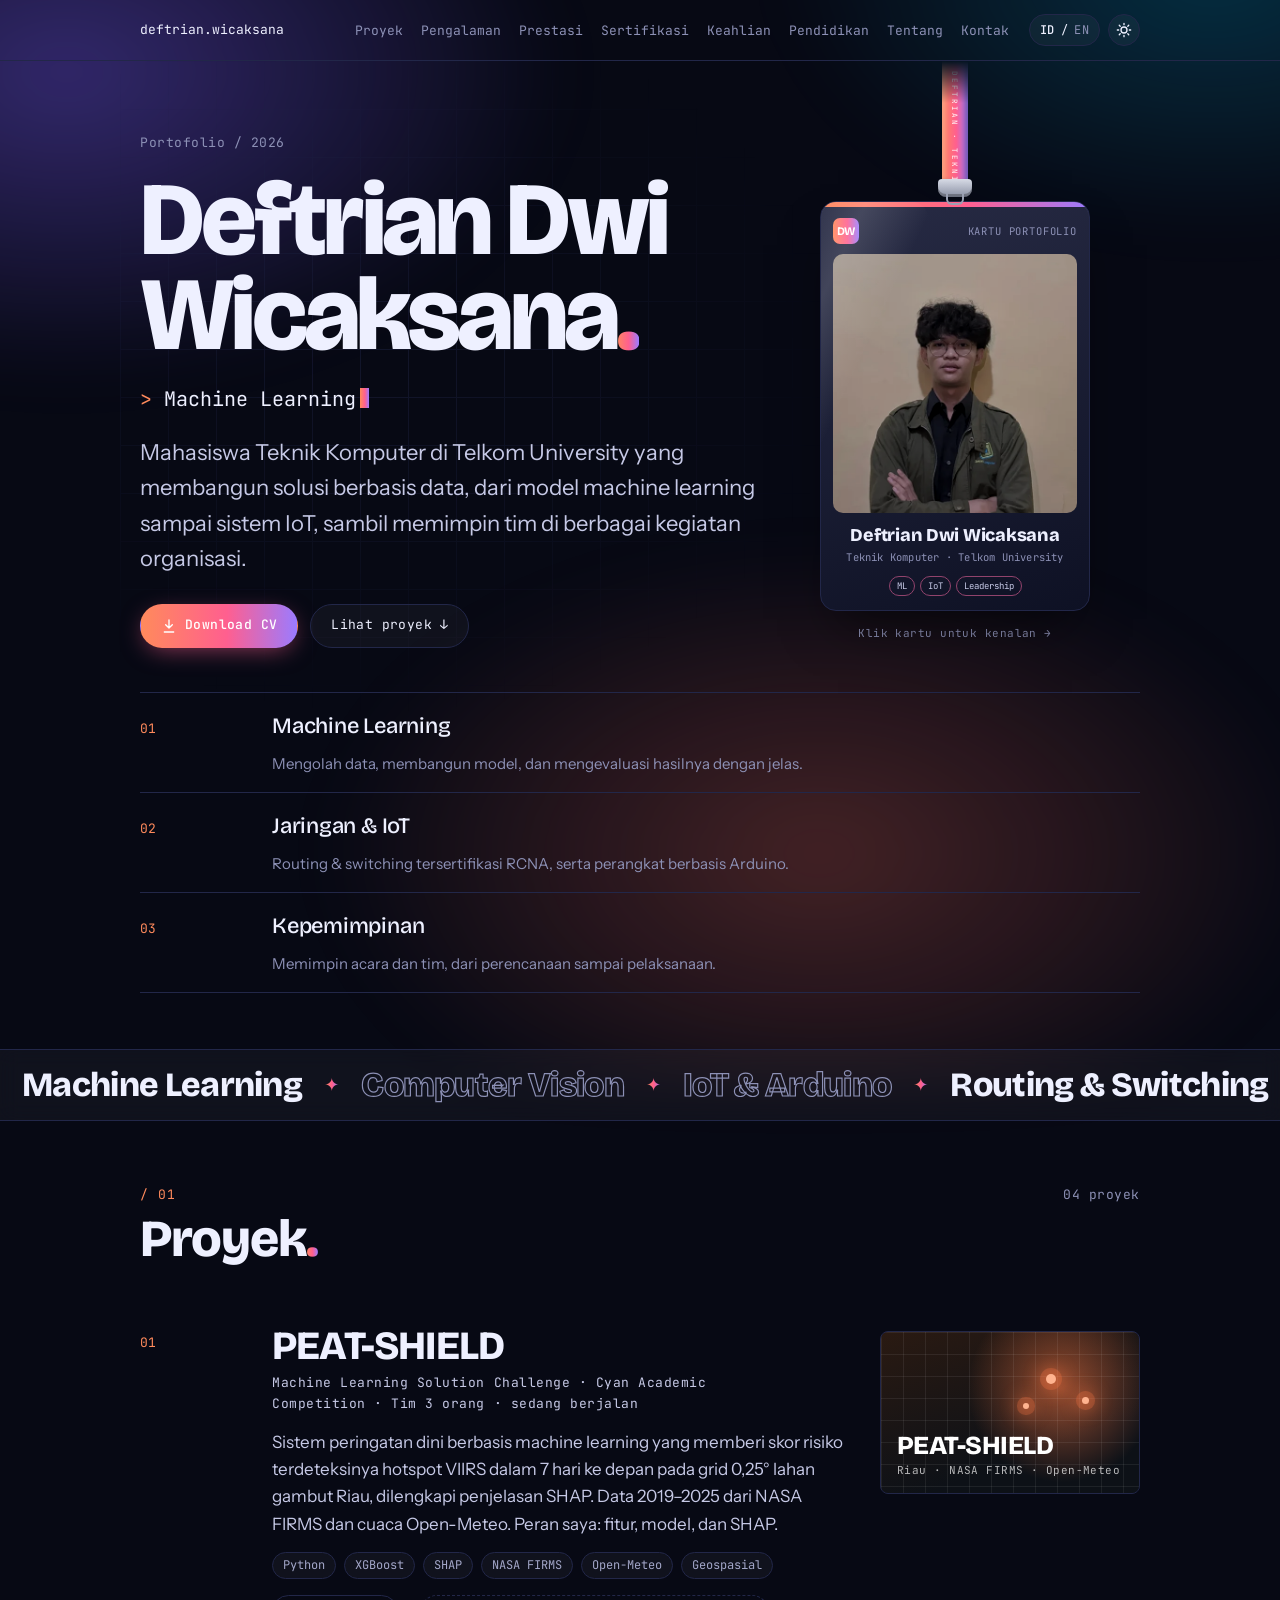
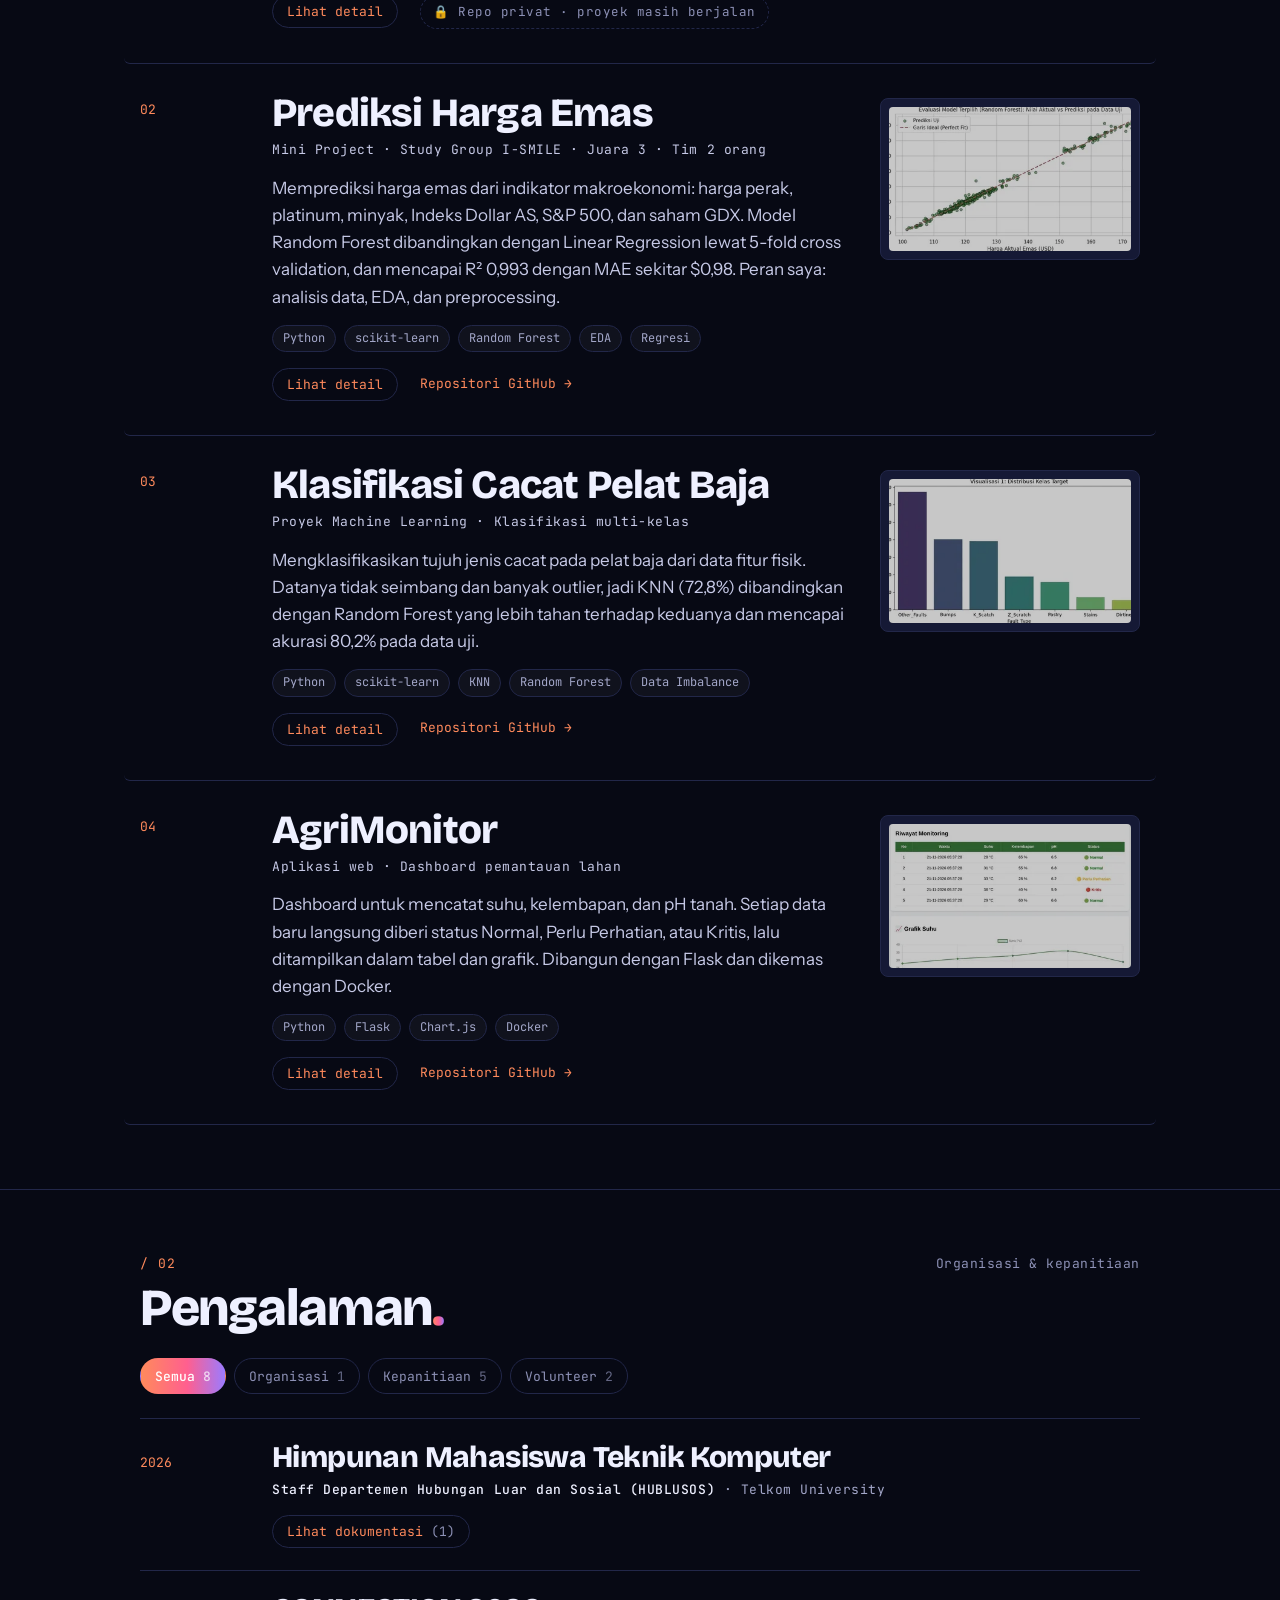
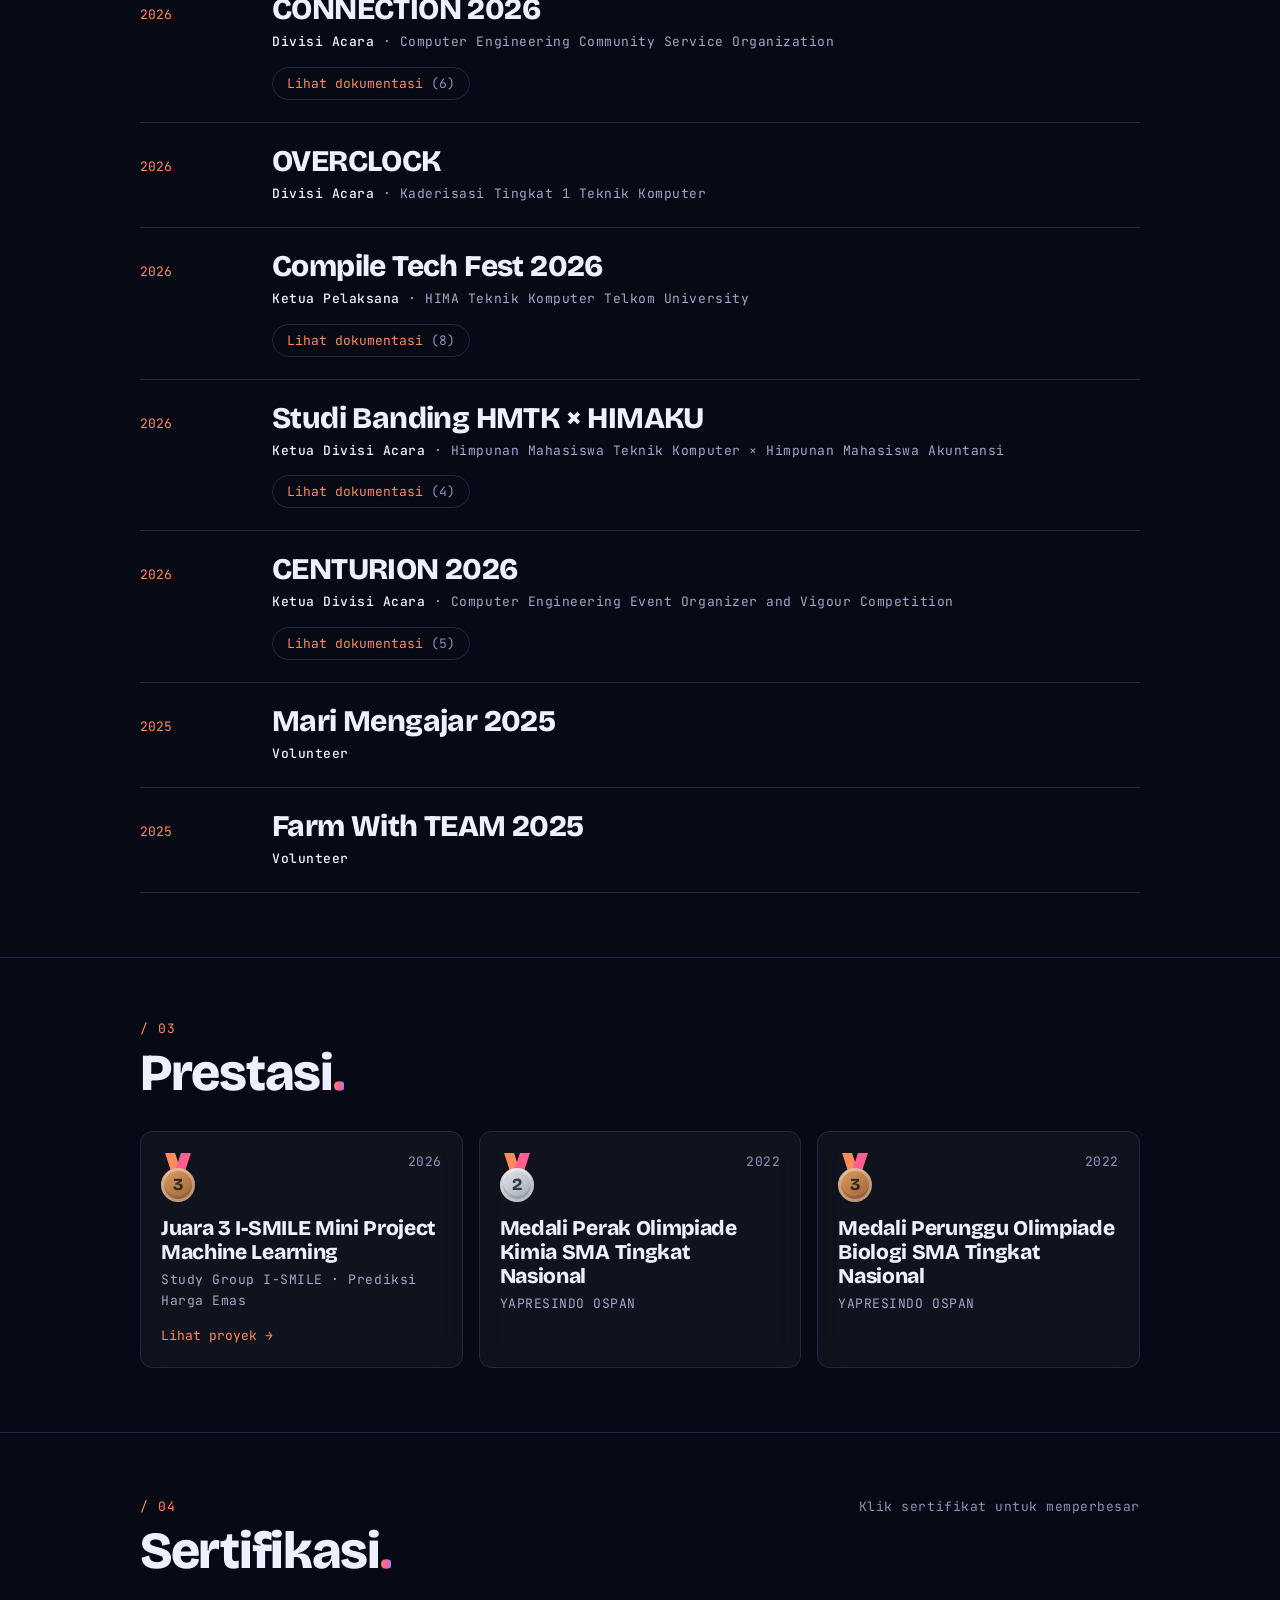
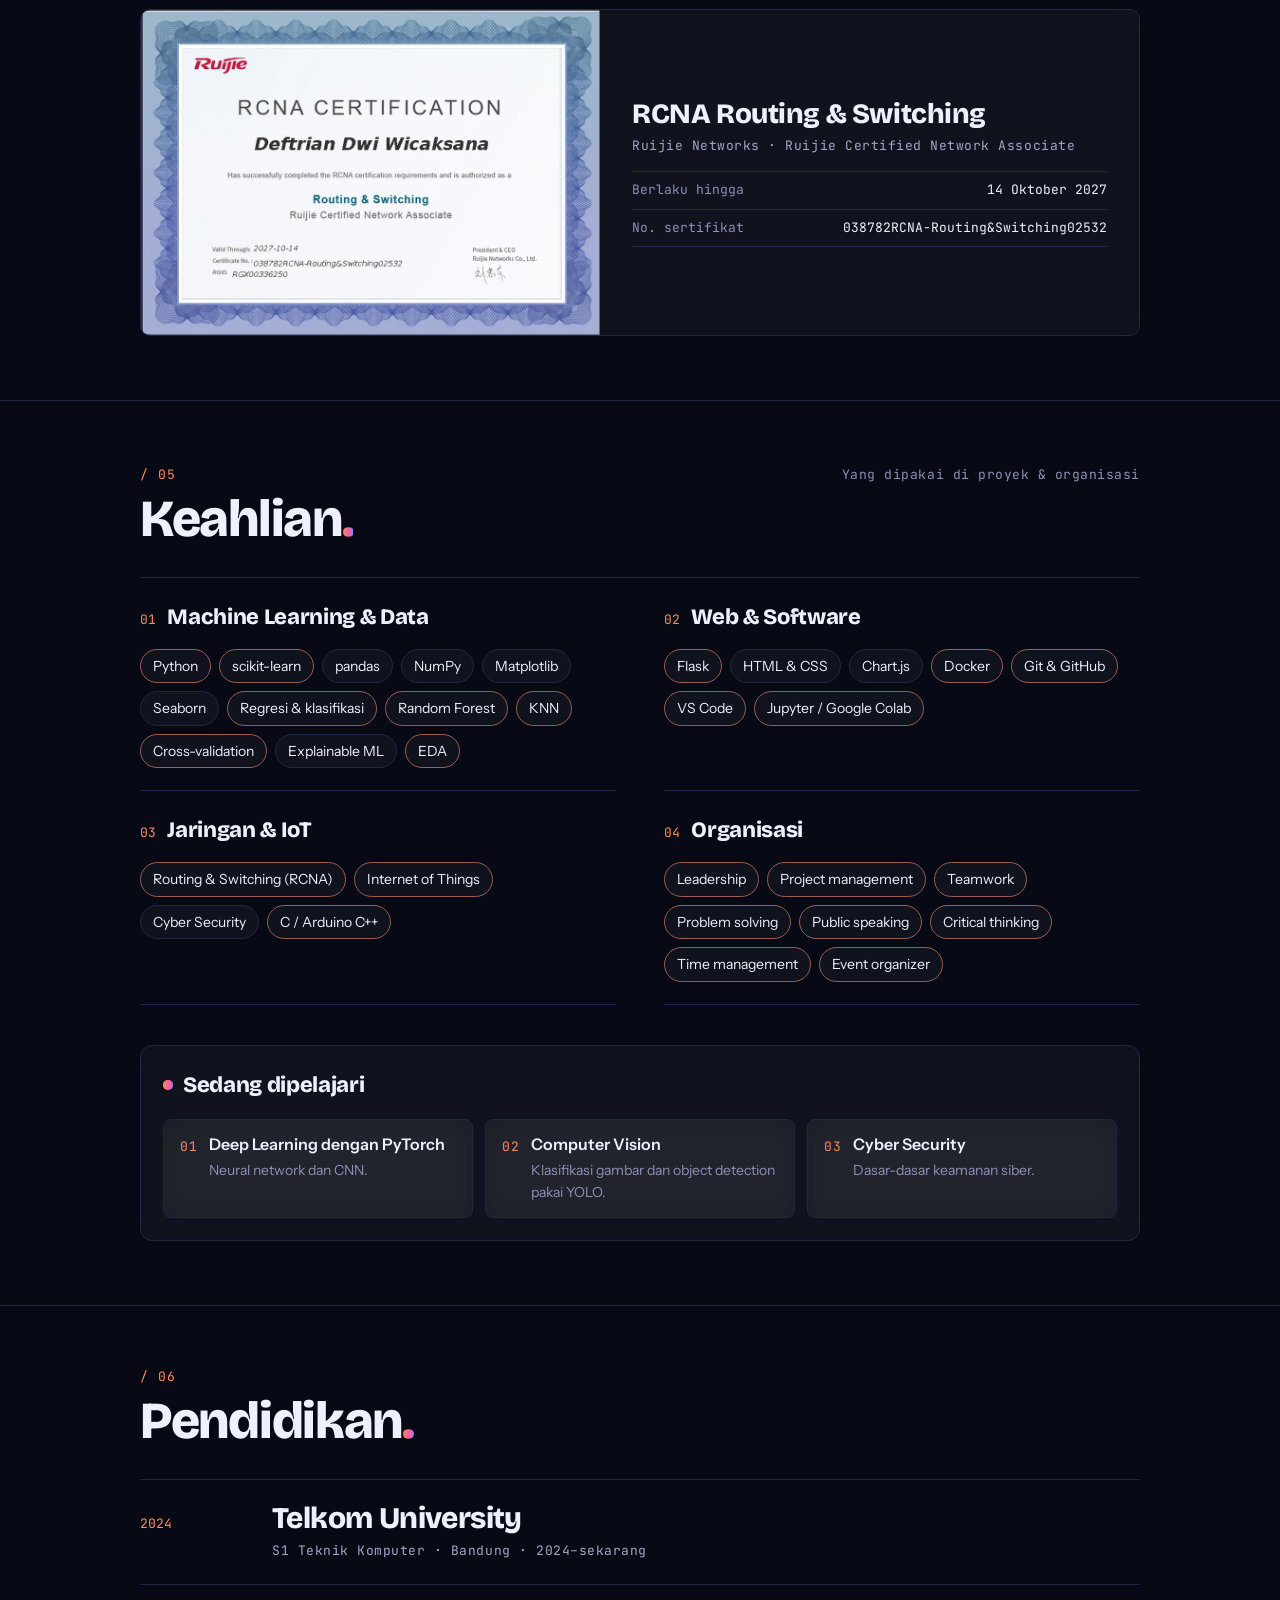
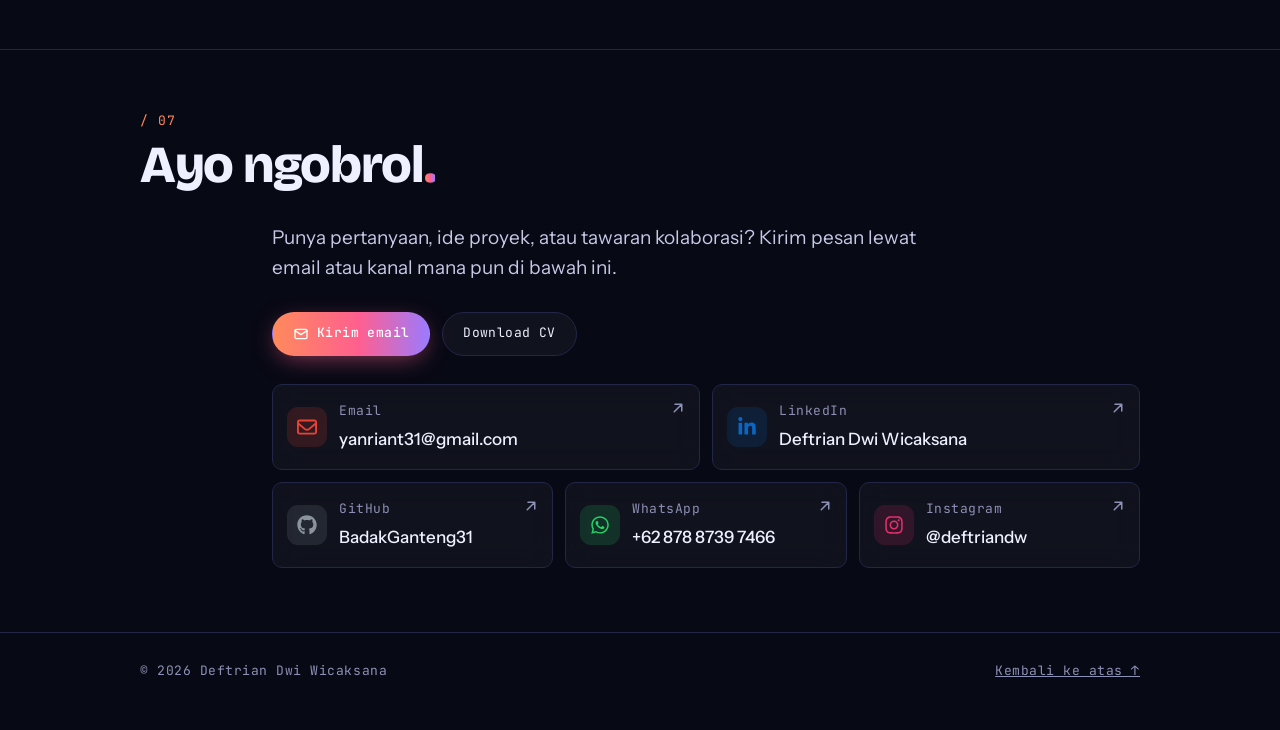
<file: index.html>
<!DOCTYPE html>
<html lang="id">
<head>
<meta charset="utf-8">
<meta name="viewport" content="width=device-width, initial-scale=1">
<title>Deftrian Dwi Wicaksana · Portofolio</title>
<meta name="description" content="Portofolio Deftrian Dwi Wicaksana, mahasiswa Teknik Komputer Telkom University: proyek machine learning, pengalaman organisasi, prestasi, dan sertifikasi.">
<meta name="google-site-verification" content="wzLdGLFgX-DhnZ3oupdvJrEeLS5F2GIs4_fGH1Pq-NU">
<meta name="google-site-verification" content="juKuoLLOFqx4VRDG_yjQbtXPjMD5KFYjr8tSolxfFDw">
<link rel="canonical" href="https://deftrianwicaksana.my.id/">
<link rel="alternate" hreflang="id" href="https://deftrianwicaksana.my.id/">
<link rel="alternate" hreflang="en" href="https://deftrianwicaksana.my.id/?lang=en">
<link rel="alternate" hreflang="x-default" href="https://deftrianwicaksana.my.id/">
<!-- Data profil untuk Google -->
<script type="application/ld+json">
{
  "@context": "https://schema.org",
  "@type": "Person",
  "name": "Deftrian Dwi Wicaksana",
  "url": "https://deftrianwicaksana.my.id/",
  "image": "https://deftrianwicaksana.my.id/foto-profil.webp",
  "description": "Mahasiswa Teknik Komputer Telkom University dengan minat machine learning, jaringan & IoT, dan kepemimpinan organisasi.",
  "jobTitle": "Mahasiswa Teknik Komputer",
  "affiliation": {
    "@type": "CollegeOrUniversity",
    "name": "Telkom University",
    "sameAs": "https://telkomuniversity.ac.id"
  },
  "memberOf": {
    "@type": "Organization",
    "name": "Himpunan Mahasiswa Teknik Komputer (HMTK) Telkom University"
  },
  "knowsAbout": [
    "Machine Learning",
    "Python",
    "scikit-learn",
    "Internet of Things",
    "Routing & Switching",
    "Flask"
  ],
  "hasCredential": {
    "@type": "EducationalOccupationalCredential",
    "name": "Ruijie Certified Network Associate (RCNA) Routing & Switching",
    "recognizedBy": {
      "@type": "Organization",
      "name": "Ruijie Networks"
    }
  },
  "sameAs": [
    "https://github.com/BadakGanteng31",
    "https://www.linkedin.com/in/deftrian-dwi-wicaksana-a04688372",
    "https://instagram.com/deftriandw"
  ]
}
</script>
<meta name="theme-color" content="#070914">

<!-- Preview saat link dibagikan (WhatsApp, LinkedIn, Instagram, X, dll.) -->
<meta property="og:type" content="profile">
<meta property="og:site_name" content="Deftrian Dwi Wicaksana">
<meta property="og:title" content="Deftrian Dwi Wicaksana · Portofolio">
<meta property="og:description" content="Mahasiswa Teknik Komputer Telkom University. Machine learning, jaringan & IoT, dan kepemimpinan organisasi.">
<meta property="og:url" content="https://deftrianwicaksana.my.id/">
<meta property="og:image" content="https://deftrianwicaksana.my.id/preview-v3.jpg">
<meta property="og:image:width" content="1200">
<meta property="og:image:height" content="630">
<meta property="og:image:alt" content="Deftrian Dwi Wicaksana, mahasiswa Teknik Komputer Telkom University">
<meta property="og:locale" content="id_ID">
<meta property="og:locale:alternate" content="en_US">
<meta property="profile:first_name" content="Deftrian">
<meta property="profile:last_name" content="Dwi Wicaksana">
<meta name="twitter:card" content="summary_large_image">
<meta name="twitter:title" content="Deftrian Dwi Wicaksana · Portofolio">
<meta name="twitter:description" content="Mahasiswa Teknik Komputer Telkom University. Machine learning, jaringan & IoT, dan kepemimpinan organisasi.">
<meta name="twitter:image" content="https://deftrianwicaksana.my.id/preview-v3.jpg">

<!-- Ikon tab browser -->
<link rel="icon" href="favicon.ico" sizes="any">
<link rel="icon" type="image/png" sizes="32x32" href="favicon-32.png">
<link rel="apple-touch-icon" href="apple-touch-icon.png">
<link rel="manifest" href="site.webmanifest">
<script>
  // Pasang tema & bahasa sebelum halaman tergambar, supaya tidak berkedip.
  (function () {
    var d = document.documentElement, t = null, l = null;
    try { t = localStorage.getItem("theme"); l = localStorage.getItem("lang"); } catch (e) {}
    var q = new URLSearchParams(location.search).get("lang");
    if (q === "en" || q === "id") l = q;
    d.dataset.theme = t === "light" ? "light" : "dark";
    if (l === "en") d.lang = "en";
    d.classList.add("js");
  })();
</script>
<link rel="preconnect" href="https://fonts.googleapis.com">
<link rel="preconnect" href="https://fonts.gstatic.com" crossorigin>
<link href="https://fonts.googleapis.com/css2?family=Bricolage+Grotesque:opsz,wght@12..96,500;12..96,800&family=Instrument+Sans:wght@400;500;600&family=JetBrains+Mono:wght@400;500&display=swap" rel="stylesheet">
<link rel="stylesheet" href="assets/style.css?v=46201e93">
</head>
<body>
<div class="scroll-progress" aria-hidden="true"><span></span></div>

<header>
  <div class="wrap">
    <nav aria-label="Navigasi utama" data-i18n-attr="aria-label:nav.label">
      <a class="brand" href="#atas">deftrian.wicaksana</a>
      <ul>
        <li><a href="#proyek" data-i18n="nav.proyek">Proyek</a></li>
        <li><a href="#pengalaman" data-i18n="nav.pengalaman">Pengalaman</a></li>
        <li><a href="#prestasi" data-i18n="nav.prestasi">Prestasi</a></li>
        <li><a href="#sertifikasi" data-i18n="nav.sertifikasi">Sertifikasi</a></li>
        <li><a href="#keahlian" data-i18n="nav.keahlian">Keahlian</a></li>
        <li><a href="#pendidikan" data-i18n="nav.pendidikan">Pendidikan</a></li>
        <li><a href="#about-dlg" data-open-about data-i18n="nav.tentang">Tentang</a></li>
        <li><a href="#kontak" data-i18n="nav.kontak">Kontak</a></li>
      </ul>
      <div class="controls">
        <button class="ctrl lang-toggle" type="button" aria-label="ID / EN: ganti bahasa / switch language">
          <span data-lang="id">ID</span>/<span data-lang="en">EN</span>
        </button>
        <button class="ctrl theme-toggle" type="button" aria-label="Ganti mode terang/gelap" data-i18n-attr="aria-label:ctrl.theme">
          <svg class="sun" viewBox="0 0 24 24" fill="none" stroke="currentColor" stroke-width="2" stroke-linecap="round" aria-hidden="true"><circle cx="12" cy="12" r="4.5"/><path d="M12 2v2M12 20v2M4.9 4.9l1.4 1.4M17.7 17.7l1.4 1.4M2 12h2M20 12h2M4.9 19.1l1.4-1.4M17.7 6.3l1.4-1.4"/></svg>
          <svg class="moon" viewBox="0 0 24 24" fill="none" stroke="currentColor" stroke-width="2" stroke-linecap="round" stroke-linejoin="round" aria-hidden="true"><path d="M20 14.5A8 8 0 0 1 9.5 4a8 8 0 1 0 10.5 10.5Z"/></svg>
        </button>
      </div>
    </nav>
  </div>
</header>

<main id="atas">
  <div class="wrap">
    <div class="hero">
      <div class="hero-top">
        <!-- Kartu ID 3D: ide dari template portofoliov2 karya Surya Hidayanto (github.com/sryahdyt/portofoliov2) -->
        <div class="idcard-wrap" aria-label="Kartu identitas" data-i18n-attr="aria-label:id.label">
          <div class="lanyard" aria-hidden="true"><span>DEFTRIAN · TEKNIK KOMPUTER · DEFTRIAN · TEKNIK KOMPUTER</span></div>
          <div class="clip" aria-hidden="true"></div>
          <button class="idcard" type="button" aria-haspopup="dialog" aria-controls="about-dlg" aria-label="Buka profil singkat" data-i18n-attr="aria-label:id.flip">
            <span class="idcard-inner">
              <span class="id-face id-front">
                <span class="id-top"><b class="id-logo">DW</b><span class="mono" data-i18n="id.kind">Kartu Portofolio</span></span>
                <img src="kartu-foto.webp" alt="Foto Deftrian Dwi Wicaksana" data-i18n-attr="alt:hero.alt" width="520" height="598" fetchpriority="high">
                <span class="id-name">Deftrian Dwi Wicaksana</span>
                <span class="id-role mono" data-i18n="id.role">Teknik Komputer · Telkom University</span>
                <span class="id-tags"><i>ML</i><i>IoT</i><i>Leadership</i></span>
              </span>
            </span>
          </button>
          <p class="id-hint mono" aria-hidden="true"><span data-i18n="id.hint">Klik kartu untuk kenalan</span> →</p>
        </div>
        <div class="hero-text">
          <div class="mono" data-i18n="hero.kicker">Portofolio / 2026</div>
          <h1>Deftrian Dwi<br>Wicaksana<span>.</span></h1>
          <p class="typer" aria-label="Machine Learning, IoT &amp; Arduino, Routing &amp; Switching, Ketua Pelaksana, Event Organizer" data-i18n-attr="aria-label:typer.aria"><span class="typer-prompt" aria-hidden="true">&gt;</span> <span class="typer-text" aria-hidden="true">Machine Learning</span><span class="cursor" aria-hidden="true"></span></p>
          <p class="lead"><span data-i18n="hero.lead">Mahasiswa Teknik Komputer di Telkom University yang membangun solusi berbasis data, dari model machine learning sampai sistem IoT, sambil memimpin tim di berbagai kegiatan organisasi.</span></p>
          <div class="hero-actions">
            <a class="btn btn-primary" id="cv-btn" href="cv.pdf" download="Deftrian_Dwi_Wicaksana_CV2026.pdf" hidden>
              <svg viewBox="0 0 24 24" fill="none" stroke="currentColor" stroke-width="2" stroke-linecap="round" stroke-linejoin="round" aria-hidden="true"><path d="M12 3v12M7 10l5 5 5-5M5 21h14"/></svg>
              <span data-i18n="hero.cv">Download CV</span>
            </a>
            <a class="btn" href="#proyek"><span data-i18n="hero.proyek">Lihat proyek</span> ↓</a>
          </div>
        </div>
      </div>

      <ul class="fields" aria-label="Bidang" data-i18n-attr="aria-label:fields.label">
        <li><span class="n">01</span><strong>Machine Learning</strong><p data-i18n="fields.ml">Mengolah data, membangun model, dan mengevaluasi hasilnya dengan jelas.</p></li>
        <li><span class="n">02</span><strong data-i18n="fields.net.t">Jaringan &amp; IoT</strong><p data-i18n="fields.net">Routing &amp; switching tersertifikasi RCNA, serta perangkat berbasis Arduino.</p></li>
        <li><span class="n">03</span><strong data-i18n="fields.lead.t">Kepemimpinan</strong><p data-i18n="fields.lead">Memimpin acara dan tim, dari perencanaan sampai pelaksanaan.</p></li>
      </ul>
    </div>
  </div>

  <div class="marquee" aria-hidden="true">
    <div class="marquee-track"><div><span>Machine Learning</span><i>✦</i><span>Computer Vision</span><i>✦</i><span>IoT &amp; Arduino</span><i>✦</i><span>Routing &amp; Switching</span><i>✦</i><span>Leadership</span><i>✦</i><span>Event Organizer</span><i>✦</i></div><div><span>Machine Learning</span><i>✦</i><span>Computer Vision</span><i>✦</i><span>IoT &amp; Arduino</span><i>✦</i><span>Routing &amp; Switching</span><i>✦</i><span>Leadership</span><i>✦</i><span>Event Organizer</span><i>✦</i></div></div>
  </div>

  <section id="proyek">
    <div class="wrap">
      <div class="sec-head reveal">
        <h2 data-i18n="nav.proyek">Proyek</h2>
        <span class="mono" data-i18n="proyek.count">04 proyek</span>
      </div>

      <article class="project reveal">
        <span class="n">01</span>
        <button class="project-thumb" type="button" data-project="peat" aria-label="Lihat detail PEAT-SHIELD" data-i18n-attr="aria-label:thumb.peat"><span class="thumb-art" aria-hidden="true"><span class="thumb-grid"></span><span class="thumb-dot d1"></span><span class="thumb-dot d2"></span><span class="thumb-dot d3"></span><b>PEAT-SHIELD</b><small>Riau · NASA FIRMS · Open-Meteo</small></span></button>
        <div>
          <h3>PEAT-SHIELD</h3>
          <p class="mono meta">Machine Learning Solution Challenge · Cyan Academic Competition · <span data-i18n="proyek.tim3">Tim 3 orang · sedang berjalan</span></p>
          <p data-i18n="proyek.peat">Sistem peringatan dini berbasis machine learning yang memberi skor risiko terdeteksinya hotspot VIIRS dalam 7 hari ke depan pada grid 0,25° lahan gambut Riau, dilengkapi penjelasan SHAP. Data 2019–2025 dari NASA FIRMS dan cuaca Open-Meteo. Peran saya: fitur, model, dan SHAP.</p>
           <ul class="tags">
            <li>Python</li>
            <li>XGBoost</li>
            <li>SHAP</li>
            <li>NASA FIRMS</li>
            <li>Open-Meteo</li>
            <li data-i18n="tag.geo">Geospasial</li>
          </ul>
          <div class="project-links">
            <button class="doc-btn" type="button" data-project="peat" data-i18n="proyek.detail">Lihat detail</button>
            <span class="repo-private mono"><span aria-hidden="true">🔒</span> <span data-i18n="proyek.privat">Repo privat · proyek masih berjalan</span></span>
          </div>
        </div>
      </article>

      <article class="project reveal">
        <span class="n">02</span>
        <button class="project-thumb" type="button" data-project="emas" aria-label="Lihat detail Prediksi Harga Emas" data-i18n-attr="aria-label:thumb.emas"><img src="proyek/thumb/emas.webp" srcset="proyek/thumb/emas-400.webp 400w, proyek/thumb/emas.webp 800w" sizes="(min-width: 760px) 260px, min(520px, calc(100vw - 108px))" alt="Grafik nilai aktual vs prediksi harga emas" width="800" height="500" loading="lazy" decoding="async"></button>
        <div>
          <h3 data-i18n="emas.t">Prediksi Harga Emas</h3>
          <p class="mono meta" data-i18n="emas.meta">Mini Project · Study Group I-SMILE · Juara 3 · Tim 2 orang</p>
          <p data-i18n="emas.p">Memprediksi harga emas dari indikator makroekonomi: harga perak, platinum, minyak, Indeks Dollar AS, S&amp;P 500, dan saham GDX. Model Random Forest dibandingkan dengan Linear Regression lewat 5-fold cross validation, dan mencapai R² 0,993 dengan MAE sekitar $0,98. Peran saya: analisis data, EDA, dan preprocessing.</p>
          <ul class="tags">
            <li>Python</li>
            <li>scikit-learn</li>
            <li>Random Forest</li>
            <li>EDA</li>
            <li data-i18n="tag.regresi">Regresi</li>
          </ul>
          <div class="project-links">
            <button class="doc-btn" type="button" data-project="emas" data-i18n="proyek.detail">Lihat detail</button>
            <a class="link" href="https://github.com/BadakGanteng31/Mini-Project-Machine-Learning" target="_blank" rel="noopener" data-i18n="proyek.repo">Repositori GitHub →</a>
          </div>
        </div>
      </article>

      <article class="project reveal">
        <span class="n">03</span>
        <button class="project-thumb" type="button" data-project="baja" aria-label="Lihat detail Klasifikasi Cacat Pelat Baja" data-i18n-attr="aria-label:thumb.baja"><img src="proyek/thumb/baja.webp" srcset="proyek/thumb/baja-400.webp 400w, proyek/thumb/baja.webp 800w" sizes="(min-width: 760px) 260px, min(520px, calc(100vw - 108px))" alt="Grafik distribusi tujuh kelas cacat pelat baja" width="800" height="500" loading="lazy" decoding="async"></button>
        <div>
          <h3 data-i18n="baja.t">Klasifikasi Cacat Pelat Baja</h3>
          <p class="mono meta" data-i18n="baja.meta">Proyek Machine Learning · Klasifikasi multi-kelas</p>
          <p data-i18n="baja.p">Mengklasifikasikan tujuh jenis cacat pada pelat baja dari data fitur fisik. Datanya tidak seimbang dan banyak outlier, jadi KNN (72,8%) dibandingkan dengan Random Forest yang lebih tahan terhadap keduanya dan mencapai akurasi 80,2% pada data uji.</p>
          <ul class="tags">
            <li>Python</li>
            <li>scikit-learn</li>
            <li>KNN</li>
            <li>Random Forest</li>
            <li>Data Imbalance</li>
          </ul>
          <div class="project-links">
            <button class="doc-btn" type="button" data-project="baja" data-i18n="proyek.detail">Lihat detail</button>
            <a class="link" href="https://github.com/BadakGanteng31/PROJECT-STEEL-PLATES-ML" target="_blank" rel="noopener" data-i18n="proyek.repo">Repositori GitHub →</a>
          </div>
        </div>
      </article>

      <article class="project reveal">
        <span class="n">04</span>
        <button class="project-thumb" type="button" data-project="agri" aria-label="Lihat detail AgriMonitor" data-i18n-attr="aria-label:thumb.agri"><img src="proyek/thumb/agri.webp" srcset="proyek/thumb/agri-400.webp 400w, proyek/thumb/agri.webp 800w" sizes="(min-width: 760px) 260px, min(520px, calc(100vw - 108px))" alt="Tampilan riwayat monitoring dan grafik suhu AgriMonitor" width="800" height="500" loading="lazy" decoding="async"></button>
        <div>
          <h3>AgriMonitor</h3>
          <p class="mono meta" data-i18n="agri.meta">Aplikasi web · Dashboard pemantauan lahan</p>
          <p data-i18n="agri.p">Dashboard untuk mencatat suhu, kelembapan, dan pH tanah. Setiap data baru langsung diberi status Normal, Perlu Perhatian, atau Kritis, lalu ditampilkan dalam tabel dan grafik. Dibangun dengan Flask dan dikemas dengan Docker.</p>
          <ul class="tags">
            <li>Python</li>
            <li>Flask</li>
            <li>Chart.js</li>
            <li>Docker</li>
          </ul>
          <div class="project-links">
            <button class="doc-btn" type="button" data-project="agri" data-i18n="proyek.detail">Lihat detail</button>
            <a class="link" href="https://github.com/BadakGanteng31/agrimonitor" target="_blank" rel="noopener" data-i18n="proyek.repo">Repositori GitHub →</a>
          </div>
        </div>
      </article>
    </div>
  </section>

  <section id="pengalaman">
    <div class="wrap">
      <div class="sec-head reveal">
        <h2 data-i18n="nav.pengalaman">Pengalaman</h2>
        <span class="mono" data-i18n="peng.sub">Organisasi &amp; kepanitiaan</span>
      </div>
      <div class="filter reveal" role="group" aria-label="Saring pengalaman" data-i18n-attr="aria-label:filter.label">
        <button type="button" data-filter="all" aria-pressed="true"><span data-i18n="filter.all">Semua</span> <span class="fc"></span></button>
        <button type="button" data-filter="org" aria-pressed="false"><span data-i18n="filter.org">Organisasi</span> <span class="fc"></span></button>
        <button type="button" data-filter="panitia" aria-pressed="false"><span data-i18n="filter.panitia">Kepanitiaan</span> <span class="fc"></span></button>
        <button type="button" data-filter="volunteer" aria-pressed="false">Volunteer <span class="fc"></span></button>
      </div>
      <ul class="rows wide" id="exp-list">
        <li class="reveal" data-cat="org">
          <span class="n">2026</span>
          <div>
            <strong data-i18n="exp.hmtk.t">Himpunan Mahasiswa Teknik Komputer</strong>
            <span class="mono meta"><span class="role" data-i18n="role.staffHub">Staff Departemen Hubungan Luar dan Sosial (HUBLUSOS)</span> · <span>Telkom University</span></span>
            <button class="doc-btn" type="button" data-doc="hublusos"><span data-i18n="doc.lihat">Lihat dokumentasi</span> <span class="count"></span></button>
          </div>
        </li>
        <li class="reveal" data-cat="panitia">
          <span class="n">2026</span>
          <div>
            <strong>CONNECTION 2026</strong>
            <span class="mono meta"><span class="role" data-i18n="role.divisi">Divisi Acara</span> · <span>Computer Engineering Community Service Organization</span></span>
            <button class="doc-btn" type="button" data-doc="cecso"><span data-i18n="doc.lihat">Lihat dokumentasi</span> <span class="count"></span></button>
          </div>
        </li>
        <li class="reveal" data-cat="panitia">
          <span class="n">2026</span>
          <div>
            <strong>OVERCLOCK</strong>
            <span class="mono meta"><span class="role" data-i18n="role.divisi">Divisi Acara</span> · <span data-i18n="exp.overclock">Kaderisasi Tingkat 1 Teknik Komputer</span></span>
            <button class="doc-btn" type="button" data-doc="overclock"><span data-i18n="doc.lihat">Lihat dokumentasi</span> <span class="count"></span></button>
          </div>
        </li>
        <li class="reveal" data-cat="panitia">
          <span class="n">2026</span>
          <div>
            <strong>Compile Tech Fest 2026</strong>
            <span class="mono meta"><span class="role" data-i18n="role.ketuaPelaksana">Ketua Pelaksana</span> · <span data-i18n="exp.compile">HIMA Teknik Komputer Telkom University</span></span>
            <button class="doc-btn" type="button" data-doc="compile"><span data-i18n="doc.lihat">Lihat dokumentasi</span> <span class="count"></span></button>
          </div>
        </li>
        <li class="reveal" data-cat="panitia">
          <span class="n">2026</span>
          <div>
            <strong data-i18n="exp.studi.t">Studi Banding HMTK × HIMAKU</strong>
            <span class="mono meta"><span class="role" data-i18n="role.ketuaDivisi">Ketua Divisi Acara</span> · <span data-i18n="exp.studi">Himpunan Mahasiswa Teknik Komputer × Himpunan Mahasiswa Akuntansi</span></span>
            <button class="doc-btn" type="button" data-doc="studibanding"><span data-i18n="doc.lihat">Lihat dokumentasi</span> <span class="count"></span></button>
          </div>
        </li>
        <li class="reveal" data-cat="panitia">
          <span class="n">2026</span>
          <div>
            <strong>CENTURION 2026</strong>
            <span class="mono meta"><span class="role" data-i18n="role.ketuaDivisi">Ketua Divisi Acara</span> · <span>Computer Engineering Event Organizer and Vigour Competition</span></span>
            <button class="doc-btn" type="button" data-doc="centurion"><span data-i18n="doc.lihat">Lihat dokumentasi</span> <span class="count"></span></button>
          </div>
        </li>
        <li class="reveal" data-cat="volunteer">
          <span class="n">2025</span>
          <div>
            <strong>Mari Mengajar 2025</strong>
            <span class="mono meta"><span class="role">Volunteer</span></span>
            <button class="doc-btn" type="button" data-doc="marimengajar"><span data-i18n="doc.lihat">Lihat dokumentasi</span> <span class="count"></span></button>
          </div>
        </li>
        <li class="reveal" data-cat="volunteer">
          <span class="n">2025</span>
          <div>
            <strong>Farm With TEAM 2025</strong>
            <span class="mono meta"><span class="role">Volunteer</span></span>
            <button class="doc-btn" type="button" data-doc="farm"><span data-i18n="doc.lihat">Lihat dokumentasi</span> <span class="count"></span></button>
          </div>
        </li>
      </ul>
    </div>
  </section>

  <section id="prestasi">
    <div class="wrap">
      <div class="sec-head reveal">
        <h2 data-i18n="nav.prestasi">Prestasi</h2>
      </div>
      <ul class="awards">
        <li class="award reveal">
          <span class="medal bronze" aria-hidden="true">3</span>
          <span class="mono award-year">2026</span>
          <strong data-i18n="pres.ismile">Juara 3 I-SMILE Mini Project Machine Learning</strong>
          <span class="mono meta"><span data-i18n="pres.ismile.meta">Study Group I-SMILE · Prediksi Harga Emas</span></span>
          <a class="link" href="#proyek" data-i18n="pres.lihat">Lihat proyek →</a>
        </li>
        <li class="award reveal">
          <span class="medal silver" aria-hidden="true">2</span>
          <span class="mono award-year">2022</span>
          <strong data-i18n="pres.kimia">Medali Perak Olimpiade Kimia SMA Tingkat Nasional</strong>
          <span class="mono meta">YAPRESINDO OSPAN</span>
        </li>
        <li class="award reveal">
          <span class="medal bronze" aria-hidden="true">3</span>
          <span class="mono award-year">2022</span>
          <strong data-i18n="pres.bio">Medali Perunggu Olimpiade Biologi SMA Tingkat Nasional</strong>
          <span class="mono meta">YAPRESINDO OSPAN</span>
        </li>
      </ul>
    </div>
  </section>

  <section id="sertifikasi">
    <div class="wrap">
      <div class="sec-head reveal">
        <h2 data-i18n="nav.sertifikasi">Sertifikasi</h2>
        <span class="mono" data-i18n="sert.sub">Klik sertifikat untuk memperbesar</span>
      </div>
      <div class="certs">
        <article class="cert reveal">
          <button class="cert-thumb" type="button" data-doc="sert-rcna" aria-label="Lihat sertifikat RCNA Routing &amp; Switching" data-i18n-attr="aria-label:sert.rcna.aria">
            <img src="sertifikat/rcna-routing-switching.webp" alt="Sertifikat RCNA Routing &amp; Switching atas nama Deftrian Dwi Wicaksana" data-i18n-attr="alt:sert.rcna.alt" loading="lazy">
          </button>
          <div class="cert-body">
            <strong>RCNA Routing &amp; Switching</strong>
            <span class="mono meta">Ruijie Networks · Ruijie Certified Network Associate</span>
            <dl class="cert-facts">
              <div><dt data-i18n="sert.berlaku">Berlaku hingga</dt><dd data-i18n="sert.rcna.tgl">14 Oktober 2027</dd></div>
              <div><dt data-i18n="sert.no">No. sertifikat</dt><dd>038782RCNA-Routing&amp;Switching02532</dd></div>
            </dl>
          </div>
        </article>
      </div>
    </div>
  </section>

  <section id="keahlian">
    <div class="wrap">
      <div class="sec-head reveal">
        <h2 data-i18n="nav.keahlian">Keahlian</h2>
        <span class="mono" data-i18n="skill.sub">Yang dipakai di proyek &amp; organisasi</span>
      </div>
      <div class="skills">
        <div class="skill-group reveal">
          <h3><span class="n">01</span><span data-i18n="skill.ml">Machine Learning &amp; Data</span></h3>
          <ul class="chips">
            <li class="strong">Python</li>
            <li class="strong">scikit-learn</li>
            <li>pandas</li>
            <li>NumPy</li>
            <li>Matplotlib</li>
            <li>Seaborn</li>
            <li class="strong" data-i18n="skill.regkls">Regresi &amp; klasifikasi</li>
            <li class="strong">Random Forest</li>
            <li class="strong">KNN</li>
            <li class="strong">Cross-validation</li>
            <li>Explainable ML</li>
            <li class="strong">EDA</li>
          </ul>
        </div>
        <div class="skill-group reveal">
          <h3><span class="n">02</span><span data-i18n="skill.web">Web &amp; Software</span></h3>
          <ul class="chips">
            <li class="strong">Flask</li>
            <li>HTML &amp; CSS</li>
            <li>Chart.js</li>
            <li class="strong">Docker</li>
            <li class="strong">Git &amp; GitHub</li>
            <li class="strong">VS Code</li>
            <li class="strong">Jupyter / Google Colab</li>
          </ul>
        </div>
        <div class="skill-group reveal">
          <h3><span class="n">03</span><span data-i18n="skill.net">Jaringan &amp; IoT</span></h3>
          <ul class="chips">
            <li class="strong">Routing &amp; Switching (RCNA)</li>
            <li class="strong">Internet of Things</li>
            <li>Cyber Security</li>
            <li class="strong">C / Arduino C++</li>
          </ul>
        </div>
        <div class="skill-group reveal">
          <h3><span class="n">04</span><span data-i18n="skill.org">Organisasi</span></h3>
          <ul class="chips">
            <li class="strong">Leadership</li>
            <li class="strong">Project management</li>
            <li class="strong">Teamwork</li>
            <li class="strong">Problem solving</li>
            <li class="strong">Public speaking</li>
            <li class="strong">Critical thinking</li>
            <li class="strong">Time management</li>
            <li class="strong">Event organizer</li>
          </ul>
        </div>
      </div>
      <div class="learning reveal">
        <h3 class="learning-head"><span class="live" aria-hidden="true"></span><span data-i18n="learn.t">Sedang dipelajari</span></h3>
        <ul class="learning-list">
          <li>
            <span class="mono">01</span>
            <div><strong data-i18n="learn.dl.t">Deep Learning dengan PyTorch</strong><p data-i18n="learn.dl">Neural network dan CNN.</p></div>
          </li>
          <li>
            <span class="mono">02</span>
            <div><strong>Computer Vision</strong><p data-i18n="learn.cv">Klasifikasi gambar dan object detection pakai YOLO.</p></div>
          </li>
          <li>
            <span class="mono">03</span>
            <div><strong>Cyber Security</strong><p data-i18n="learn.sec">Dasar-dasar keamanan siber.</p></div>
          </li>
        </ul>
      </div>
    </div>
  </section>

  <section id="pendidikan">
    <div class="wrap">
      <div class="sec-head reveal">
        <h2 data-i18n="nav.pendidikan">Pendidikan</h2>
      </div>
      <ul class="rows wide">
        <li class="reveal">
          <span class="n">2024</span>
          <div>
            <strong>Telkom University</strong>
            <span class="mono meta" data-i18n="edu.tel">S1 Teknik Komputer · Bandung · 2024–sekarang</span>
          </div>
        </li>
      </ul>
    </div>
  </section>

  <section id="kontak">
    <div class="wrap">
      <div class="sec-head reveal">
        <h2 data-i18n="kontak.t">Ayo ngobrol</h2>
      </div>
      <div class="contact-body reveal">
        <p class="contact-lead" data-i18n="kontak.lead">Punya pertanyaan, ide proyek, atau tawaran kolaborasi? Kirim pesan lewat email atau kanal mana pun di bawah ini.</p>
        <div class="hero-actions">
          <a class="btn btn-primary" href="https://mail.google.com/mail/?view=cm&amp;fs=1&amp;to=yanriant31@gmail.com" target="_blank" rel="noopener">
            <svg viewBox="0 0 24 24" fill="none" stroke="currentColor" stroke-width="2" stroke-linecap="round" stroke-linejoin="round" aria-hidden="true"><rect x="3" y="5" width="18" height="14" rx="2"/><path d="m3 7 9 6 9-6"/></svg>
            <span data-i18n="kontak.email">Kirim email</span>
          </a>
          <a class="btn" href="cv.pdf" download="Deftrian_Dwi_Wicaksana_CV2026.pdf"><span data-i18n="hero.cv">Download CV</span></a>
        </div>
        <!-- Ikon brand: Font Awesome Free 6.5.2 (CC BY 4.0), https://fontawesome.com -->
        <ul class="contacts">
          <li><a class="contact-card" href="https://mail.google.com/mail/?view=cm&amp;fs=1&amp;to=yanriant31@gmail.com" target="_blank" rel="noopener" style="--brand:#ea4335"><span class="ci" aria-hidden="true"><svg viewBox="0 0 512 512" fill="currentColor"><path d="M64 112c-8.8 0-16 7.2-16 16v22.1L220.5 291.7c20.7 17 50.4 17 71.1 0L464 150.1V128c0-8.8-7.2-16-16-16H64zM48 212.2V384c0 8.8 7.2 16 16 16H448c8.8 0 16-7.2 16-16V212.2L322 328.8c-38.4 31.5-93.7 31.5-132 0L48 212.2zM0 128C0 92.7 28.7 64 64 64H448c35.3 0 64 28.7 64 64V384c0 35.3-28.7 64-64 64H64c-35.3 0-64-28.7-64-64V128z"/></svg></span><span class="ct"><span class="mono">Email</span><b>yanriant31@gmail.com</b></span><svg viewBox="0 0 24 24" fill="none" stroke="currentColor" stroke-width="2" stroke-linecap="round" stroke-linejoin="round" aria-hidden="true"><path d="M7 17 17 7M8 7h9v9"/></svg></a></li>
          <li><a class="contact-card" href="https://www.linkedin.com/in/deftrian-dwi-wicaksana-a04688372" target="_blank" rel="noopener" style="--brand:#0a66c2"><span class="ci" aria-hidden="true"><svg viewBox="0 0 448 512" fill="currentColor"><path d="M100.28 448H7.4V148.9h92.88zM53.79 108.1C24.09 108.1 0 83.5 0 53.8a53.79 53.79 0 0 1 107.58 0c0 29.7-24.1 54.3-53.79 54.3zM447.9 448h-92.68V302.4c0-34.7-.7-79.2-48.29-79.2-48.29 0-55.69 37.7-55.69 76.7V448h-92.78V148.9h89.08v40.8h1.3c12.4-23.5 42.69-48.3 87.88-48.3 94 0 111.28 61.9 111.28 142.3V448z"/></svg></span><span class="ct"><span class="mono">LinkedIn</span><b>Deftrian Dwi Wicaksana</b></span><svg viewBox="0 0 24 24" fill="none" stroke="currentColor" stroke-width="2" stroke-linecap="round" stroke-linejoin="round" aria-hidden="true"><path d="M7 17 17 7M8 7h9v9"/></svg></a></li>
          <li><a class="contact-card" href="https://github.com/BadakGanteng31" target="_blank" rel="noopener" style="--brand:#8b949e"><span class="ci" aria-hidden="true"><svg viewBox="0 0 496 512" fill="currentColor"><path d="M165.9 397.4c0 2-2.3 3.6-5.2 3.6-3.3.3-5.6-1.3-5.6-3.6 0-2 2.3-3.6 5.2-3.6 3-.3 5.6 1.3 5.6 3.6zm-31.1-4.5c-.7 2 1.3 4.3 4.3 4.9 2.6 1 5.6 0 6.2-2s-1.3-4.3-4.3-5.2c-2.6-.7-5.5.3-6.2 2.3zm44.2-1.7c-2.9.7-4.9 2.6-4.6 4.9.3 2 2.9 3.3 5.9 2.6 2.9-.7 4.9-2.6 4.6-4.6-.3-1.9-3-3.2-5.9-2.9zM244.8 8C106.1 8 0 113.3 0 252c0 110.9 69.8 205.8 169.5 239.2 12.8 2.3 17.3-5.6 17.3-12.1 0-6.2-.3-40.4-.3-61.4 0 0-70 15-84.7-29.8 0 0-11.4-29.1-27.8-36.6 0 0-22.9-15.7 1.6-15.4 0 0 24.9 2 38.6 25.8 21.9 38.6 58.6 27.5 72.9 20.9 2.3-16 8.8-27.1 16-33.7-55.9-6.2-112.3-14.3-112.3-110.5 0-27.5 7.6-41.3 23.6-58.9-2.6-6.5-11.1-33.3 2.6-67.9 20.9-6.5 69 27 69 27 20-5.6 41.5-8.5 62.8-8.5s42.8 2.9 62.8 8.5c0 0 48.1-33.6 69-27 13.7 34.7 5.2 61.4 2.6 67.9 16 17.7 25.8 31.5 25.8 58.9 0 96.5-58.9 104.2-114.8 110.5 9.2 7.9 17 22.9 17 46.4 0 33.7-.3 75.4-.3 83.6 0 6.5 4.6 14.4 17.3 12.1C428.2 457.8 496 362.9 496 252 496 113.3 383.5 8 244.8 8zM97.2 352.9c-1.3 1-1 3.3.7 5.2 1.6 1.6 3.9 2.3 5.2 1 1.3-1 1-3.3-.7-5.2-1.6-1.6-3.9-2.3-5.2-1zm-10.8-8.1c-.7 1.3.3 2.9 2.3 3.9 1.6 1 3.6.7 4.3-.7.7-1.3-.3-2.9-2.3-3.9-2-.6-3.6-.3-4.3.7zm32.4 35.6c-1.6 1.3-1 4.3 1.3 6.2 2.3 2.3 5.2 2.6 6.5 1 1.3-1.3.7-4.3-1.3-6.2-2.2-2.3-5.2-2.6-6.5-1zm-11.4-14.7c-1.6 1-1.6 3.6 0 5.9 1.6 2.3 4.3 3.3 5.6 2.3 1.6-1.3 1.6-3.9 0-6.2-1.4-2.3-4-3.3-5.6-2z"/></svg></span><span class="ct"><span class="mono">GitHub</span><b>BadakGanteng31</b></span><svg viewBox="0 0 24 24" fill="none" stroke="currentColor" stroke-width="2" stroke-linecap="round" stroke-linejoin="round" aria-hidden="true"><path d="M7 17 17 7M8 7h9v9"/></svg></a></li>
          <li><a class="contact-card" href="https://wa.me/6287887397466" target="_blank" rel="noopener" style="--brand:#25d366"><span class="ci" aria-hidden="true"><svg viewBox="0 0 448 512" fill="currentColor"><path d="M380.9 97.1C339 55.1 283.2 32 223.9 32c-122.4 0-222 99.6-222 222 0 39.1 10.2 77.3 29.6 111L0 480l117.7-30.9c32.4 17.7 68.9 27 106.1 27h.1c122.3 0 224.1-99.6 224.1-222 0-59.3-25.2-115-67.1-157zm-157 341.6c-33.2 0-65.7-8.9-94-25.7l-6.7-4-69.8 18.3L72 359.2l-4.4-7c-18.5-29.4-28.2-63.3-28.2-98.2 0-101.7 82.8-184.5 184.6-184.5 49.3 0 95.6 19.2 130.4 54.1 34.8 34.9 56.2 81.2 56.1 130.5 0 101.8-84.9 184.6-186.6 184.6zm101.2-138.2c-5.5-2.8-32.8-16.2-37.9-18-5.1-1.9-8.8-2.8-12.5 2.8-3.7 5.6-14.3 18-17.6 21.8-3.2 3.7-6.5 4.2-12 1.4-32.6-16.3-54-29.1-75.5-66-5.7-9.8 5.7-9.1 16.3-30.3 1.8-3.7.9-6.9-.5-9.7-1.4-2.8-12.5-30.1-17.1-41.2-4.5-10.8-9.1-9.3-12.5-9.5-3.2-.2-6.9-.2-10.6-.2-3.7 0-9.7 1.4-14.8 6.9-5.1 5.6-19.4 19-19.4 46.3 0 27.3 19.9 53.7 22.6 57.4 2.8 3.7 39.1 59.7 94.8 83.8 35.2 15.2 49 16.5 66.6 13.9 10.7-1.6 32.8-13.4 37.4-26.4 4.6-13 4.6-24.1 3.2-26.4-1.3-2.5-5-3.9-10.5-6.6z"/></svg></span><span class="ct"><span class="mono">WhatsApp</span><b>+62 878 8739 7466</b></span><svg viewBox="0 0 24 24" fill="none" stroke="currentColor" stroke-width="2" stroke-linecap="round" stroke-linejoin="round" aria-hidden="true"><path d="M7 17 17 7M8 7h9v9"/></svg></a></li>
          <li><a class="contact-card" href="https://instagram.com/deftriandw" target="_blank" rel="noopener" style="--brand:#e1306c"><span class="ci" aria-hidden="true"><svg viewBox="0 0 448 512" fill="currentColor"><path d="M224.1 141c-63.6 0-114.9 51.3-114.9 114.9s51.3 114.9 114.9 114.9S339 319.5 339 255.9 287.7 141 224.1 141zm0 189.6c-41.1 0-74.7-33.5-74.7-74.7s33.5-74.7 74.7-74.7 74.7 33.5 74.7 74.7-33.6 74.7-74.7 74.7zm146.4-194.3c0 14.9-12 26.8-26.8 26.8-14.9 0-26.8-12-26.8-26.8s12-26.8 26.8-26.8 26.8 12 26.8 26.8zm76.1 27.2c-1.7-35.9-9.9-67.7-36.2-93.9-26.2-26.2-58-34.4-93.9-36.2-37-2.1-147.9-2.1-184.9 0-35.8 1.7-67.6 9.9-93.9 36.1s-34.4 58-36.2 93.9c-2.1 37-2.1 147.9 0 184.9 1.7 35.9 9.9 67.7 36.2 93.9s58 34.4 93.9 36.2c37 2.1 147.9 2.1 184.9 0 35.9-1.7 67.7-9.9 93.9-36.2 26.2-26.2 34.4-58 36.2-93.9 2.1-37 2.1-147.8 0-184.8zM398.8 388c-7.8 19.6-22.9 34.7-42.6 42.6-29.5 11.7-99.5 9-132.1 9s-102.7 2.6-132.1-9c-19.6-7.8-34.7-22.9-42.6-42.6-11.7-29.5-9-99.5-9-132.1s-2.6-102.7 9-132.1c7.8-19.6 22.9-34.7 42.6-42.6 29.5-11.7 99.5-9 132.1-9s102.7-2.6 132.1 9c19.6 7.8 34.7 22.9 42.6 42.6 11.7 29.5 9 99.5 9 132.1s2.7 102.7-9 132.1z"/></svg></span><span class="ct"><span class="mono">Instagram</span><b>@deftriandw</b></span><svg viewBox="0 0 24 24" fill="none" stroke="currentColor" stroke-width="2" stroke-linecap="round" stroke-linejoin="round" aria-hidden="true"><path d="M7 17 17 7M8 7h9v9"/></svg></a></li>
        </ul>
      </div>
    </div>
  </section>
</main>

<footer>
  <div class="wrap">
    <span class="mono">© 2026 Deftrian Dwi Wicaksana</span>
    <a class="mono" href="#atas" data-i18n="footer.atas">Kembali ke atas ↑</a>
  </div>
</footer>

<a class="to-top" href="#atas" aria-label="Kembali ke atas" data-i18n-attr="aria-label:ctrl.atas">
  <svg viewBox="0 0 24 24" fill="none" stroke="currentColor" stroke-width="2.2" stroke-linecap="round" stroke-linejoin="round" aria-hidden="true"><path d="M12 19V5M5 12l7-7 7 7"/></svg>
</a>

<dialog class="about-dlg" id="about-dlg" aria-labelledby="ab-title">
  <button class="g-close ab-close" type="button" aria-label="Tutup" data-i18n-attr="aria-label:ctrl.tutup">×</button>
  <div class="ab-loader" aria-live="polite">
    <div class="ab-num"><span id="ab-num">0</span><small>%</small></div>
    <div class="ab-track"><i id="ab-fill"></i></div>
    <p class="mono" id="ab-msg"></p>
  </div>
  <div class="ab-panel">
    <figure class="ab-photo"><img src="foto-profil.webp" srcset="foto-profil-480.webp 480w, foto-profil.webp 900w" sizes="(min-width: 760px) 340px, 80vw" alt="Foto Deftrian Dwi Wicaksana" data-i18n-attr="alt:hero.alt" loading="lazy"></figure>
    <div class="ab-body">
      <h2 id="ab-title"><span data-i18n="ab.t1">Tentang</span> <em data-i18n="ab.t2">Saya</em></h2>
      <p data-i18n="about.p">Saya mahasiswa Teknik Komputer yang senang mengubah ide menjadi sesuatu yang benar-benar berjalan, entah itu model machine learning, perangkat IoT, atau sebuah acara. Terbiasa berpikir sistematis dan teliti, nyaman bekerja mandiri maupun dalam tim, dan cepat beradaptasi dengan hal baru. Saat ini saya sedang mendalami deep learning dan computer vision sebagai arah tugas akhir.</p>
      <ul class="ab-skills">
              <li><span class="ab-skill"><b>Machine Learning</b><span class="mono">90%</span></span><span class="ab-bar"><i style="--v:90%"></i></span></li>
              <li><span class="ab-skill"><b>Python</b><span class="mono">85%</span></span><span class="ab-bar"><i style="--v:85%"></i></span></li>
              <li><span class="ab-skill"><b>IoT &amp; Arduino</b><span class="mono">75%</span></span><span class="ab-bar"><i style="--v:75%"></i></span></li>
              <li><span class="ab-skill"><b>Jaringan (RCNA)</b><span class="mono">70%</span></span><span class="ab-bar"><i style="--v:70%"></i></span></li>
              <li><span class="ab-skill"><b>Web (Flask, HTML/CSS)</b><span class="mono">70%</span></span><span class="ab-bar"><i style="--v:70%"></i></span></li>
            </ul>
      <ul class="ab-stats">
        <li><b>4</b><span data-i18n="ab.proyek">Proyek</span></li>
        <li><b>8</b><span data-i18n="ab.peng">Pengalaman</span></li>
        <li><b>3</b><span data-i18n="ab.pres">Prestasi</span></li>
        <li><b>1</b><span data-i18n="ab.sert">Sertifikasi</span></li>
      </ul>
      <a class="btn btn-primary ab-more" href="#kontak" data-i18n="ab.more">Hubungi saya →</a>
    </div>
  </div>
</dialog>

<dialog class="gallery" id="gallery" aria-labelledby="g-title">
  <div class="g-head">
    <div>
      <div class="mono" id="g-kicker"></div>
      <h3 id="g-title"></h3>
    </div>
    <button class="g-close" type="button" aria-label="Tutup" data-i18n-attr="aria-label:ctrl.tutup">×</button>
  </div>
  <div class="g-body" id="g-body"></div>
</dialog>

<script src="assets/data.js?v=902ca92d"></script>
<script src="assets/main.js?v=58592c19"></script>
</body>
</html>
</file>
<file: assets/style.css>
/* Layout: satu kolom panjang, nama raksasa di atas, proyek sebagai baris indeks yang bisa disorot. */

/* ---------- warna & font ---------- */
:root {
  --ink: #070914;
  --ink-2: #0e1124;
  --ink-3: #151935;
  --line: #222749;
  --text: #eef0ff;
  --text-2: #c6c9e6;
  --muted: #8d91b6;
  --meta: #a3a7c9;
  --ember: #ff8a5c;
  --ember-2: #ff5f8f;
  --violet: #9b7bff;
  --grad: linear-gradient(90deg, #ff8a5c, #ff5f8f 55%, #9b7bff);
  --on-ember: #ffffff;
  --glass: rgba(255, 255, 255, .04);
  --glass-hover: rgba(255, 255, 255, .07);
  --aurora-1: rgba(124, 92, 255, .38);
  --aurora-2: rgba(0, 200, 255, .2);
  --aurora-3: rgba(255, 110, 90, .25);
  --scrim: rgba(7, 9, 20, .72);
  --backdrop: rgba(4, 5, 12, .82);
  --photo-filter: brightness(.78) saturate(.8) contrast(1.05);
  --font-display: "Bricolage Grotesque", "Helvetica Neue", Arial, sans-serif;
  --font-body: "Instrument Sans", system-ui, -apple-system, "Segoe UI", sans-serif;
  --font-mono: "JetBrains Mono", ui-monospace, "SF Mono", Menlo, monospace;
  color-scheme: dark;
}
:root[data-theme="light"] {
  --ink: #f6f5fc;
  --ink-2: #eeecf8;
  --ink-3: #e5e2f3;
  --line: #dcd8ee;
  --text: #15142b;
  --text-2: #3b3a58;
  --muted: #625f80;
  --meta: #535070;
  --ember: #e2552b;
  --ember-2: #d6336b;
  --violet: #6d4fe0;
  --grad: linear-gradient(90deg, #e2552b, #d6336b 55%, #6d4fe0);
  --on-ember: #ffffff;
  --glass: rgba(255, 255, 255, .55);
  --glass-hover: rgba(255, 255, 255, .75);
  --aurora-1: rgba(124, 92, 255, .22);
  --aurora-2: rgba(0, 170, 230, .14);
  --aurora-3: rgba(255, 120, 90, .2);
  --scrim: rgba(246, 245, 252, .85);
  --backdrop: rgba(20, 18, 40, .5);
  --photo-filter: brightness(.97) saturate(.9);
  color-scheme: light;
}

/* satu garis kiri untuk semua daftar: kolom nomor/tahun selebar --col */
:root { --col: 56px; }
@media (min-width: 640px) { :root { --col: 120px; } }
* { box-sizing: border-box; }
html { scroll-behavior: smooth; overflow-x: clip; }
body { overflow-x: clip; }
body {
  margin: 0;
  background: var(--ink);
  color: var(--text);
  font-family: var(--font-body);
  font-size: 17px;
  line-height: 1.6;
  -webkit-font-smoothing: antialiased;
  transition: background-color .3s, color .3s;
}
a { color: inherit; }
a:focus-visible, button:focus-visible { outline: 2px solid var(--ember); outline-offset: 3px; }
.wrap { max-width: 1040px; margin: 0 auto; padding: 0 20px; }
.mono { font-family: var(--font-mono); font-size: 13px; letter-spacing: .04em; color: var(--muted); }

/* ---------- navigasi ---------- */
header { border-bottom: 1px solid var(--line); }
nav { display: flex; align-items: center; gap: 10px 20px; padding: 14px 0; flex-wrap: wrap; }
nav .brand { font-family: var(--font-mono); font-size: 13px; text-decoration: none; color: var(--text); margin-right: auto; }
nav ul { display: flex; gap: 18px; list-style: none; margin: 0; padding: 0; }
nav ul a { font-family: var(--font-mono); font-size: 13px; color: var(--muted); text-decoration: none; white-space: nowrap; }
nav ul a:hover { color: var(--ember); }
.controls { display: flex; align-items: center; gap: 8px; }
.ctrl {
  height: 32px; min-width: 32px; padding: 0 10px; border-radius: 99px;
  border: 1px solid var(--line); background: transparent; color: var(--text);
  font-family: var(--font-mono); font-size: 12px; letter-spacing: .04em; cursor: pointer;
  display: inline-flex; align-items: center; justify-content: center; gap: 6px;
}
.ctrl:hover { border-color: var(--ember); color: var(--ember); }
.lang-toggle span { color: var(--muted); }
.lang-toggle span[aria-current="true"] { color: var(--text); font-weight: 500; }
.theme-toggle { padding: 0; width: 32px; }
.theme-toggle svg { width: 16px; height: 16px; }
.theme-toggle .moon { display: none; }
:root[data-theme="light"] .theme-toggle .sun { display: none; }
:root[data-theme="light"] .theme-toggle .moon { display: block; }
@media (max-width: 759px) {
  nav ul {
    order: 3; width: 100%; overflow-x: auto; scrollbar-width: none; padding-bottom: 2px;
    -webkit-mask-image: linear-gradient(to right, #000 85%, transparent);
            mask-image: linear-gradient(to right, #000 85%, transparent);
  }
  nav ul::-webkit-scrollbar { display: none; }
  nav ul li:last-child { padding-right: 32px; }
}
@media (min-width: 760px) { nav ul { order: 2; } .controls { order: 3; } }

/* ---------- hero ---------- */
.hero { padding: 72px 0 56px; }
.hero h1 {
  font-family: var(--font-display);
  font-weight: 800;
  font-size: clamp(52px, 12.5vw, 140px);
  line-height: .92;
  letter-spacing: -.035em;
  margin: 18px 0 28px;
  text-wrap: balance;
}
.hero h1 span { color: var(--ember); }
.hero-top { position: relative; }
.hero-text { position: relative; z-index: 1; }
/* ---------- kartu ID 3D ---------- */
.idcard-wrap { --w: 230px; position: relative; z-index: 1; width: var(--w); margin: -40px auto 28px; display: flex; flex-direction: column; align-items: center; perspective: 1200px; }
.lanyard {
  width: 26px; height: 96px; margin-top: -32px; overflow: hidden; display: flex; justify-content: center;
  background: var(--grad); box-shadow: inset -3px 0 5px rgba(0,0,0,.3), inset 3px 0 5px rgba(255,255,255,.25);
  -webkit-mask-image: linear-gradient(to bottom, transparent, #000 35%); mask-image: linear-gradient(to bottom, transparent, #000 35%);
}
.lanyard span { writing-mode: vertical-rl; font-family: var(--font-mono); font-size: 7.5px; font-weight: 500; letter-spacing: 2px; color: rgba(255,255,255,.85); white-space: nowrap; padding-top: 10px; }
.clip { width: 34px; height: 18px; margin-top: -2px; border-radius: 4px 4px 8px 8px; background: linear-gradient(180deg, #d7dbe6, #8a90a3); box-shadow: inset 0 -3px 0 rgba(0,0,0,.25); position: relative; z-index: 2; }
.clip::after { content: ""; position: absolute; left: 50%; bottom: -8px; width: 14px; height: 10px; transform: translateX(-50%); border: 2px solid #9aa0b2; border-top: 0; border-radius: 0 0 6px 6px; }
.idcard {
  all: unset; box-sizing: border-box; display: block; width: var(--w); aspect-ratio: 5 / 7.6; margin-top: 4px; cursor: pointer;
  transform-origin: 50% -40px; animation: swing 6s ease-in-out infinite; -webkit-tap-highlight-color: transparent;
}
.idcard:focus-visible { outline: 2px solid var(--ember); outline-offset: 6px; border-radius: 18px; }
.idcard-inner {
  position: relative; display: block; width: 100%; height: 100%; transform-style: preserve-3d;
  transform: rotateX(var(--rx, 0deg)) rotateY(calc(var(--ry, 0deg) + var(--flip, 0deg)));
  transition: transform .9s cubic-bezier(.2,.8,.2,1);
}
.idcard.tilting .idcard-inner { transition: transform .15s ease-out; }
.idcard.spin .idcard-inner { animation: cardspin .7s cubic-bezier(.3,.7,.2,1); }
@keyframes cardspin { to { transform: rotateY(360deg); } }
.id-face {
  position: absolute; inset: 0; display: flex; flex-direction: column; align-items: center; gap: 4px; padding: 12px 12px 14px;
  border-radius: 16px; overflow: hidden; backface-visibility: hidden; -webkit-backface-visibility: hidden;
  background: linear-gradient(160deg, color-mix(in srgb, var(--ink-3) 92%, #fff), var(--ink-2)); border: 1px solid var(--line);
  box-shadow: 0 26px 50px -18px rgba(0,0,0,.6), inset 0 1px 0 rgba(255,255,255,.08); text-align: center;
}
.id-face::before { content: ""; position: absolute; inset: 0 0 auto 0; height: 5px; background: var(--grad); }
.id-face::after {
  content: ""; position: absolute; inset: 0; pointer-events: none; border-radius: inherit;
  background: linear-gradient(115deg, transparent 30%, rgba(255,255,255,.14) 45%, transparent 60%);
  transform: translateX(var(--shine, -60%)); transition: transform .4s;
}
.id-top { display: flex; align-items: center; justify-content: space-between; width: 100%; margin: 4px 0 6px; }
.id-top .mono { font-size: 9.5px; letter-spacing: .08em; text-transform: uppercase; }
.id-logo { display: grid; place-items: center; width: 26px; height: 26px; border-radius: 7px; background: var(--grad); color: #fff; font-family: var(--font-display); font-size: 11.5px; letter-spacing: -.04em; }
.id-front img { width: 100%; flex: 1; min-height: 0; object-fit: cover; object-position: 50% 20%; border-radius: 10px; filter: var(--photo-filter); }
.id-name { margin-top: 8px; font-family: var(--font-display); font-weight: 800; font-size: 15.5px; letter-spacing: -.015em; line-height: 1.15; color: var(--text); }
.id-role { font-size: 9.5px; letter-spacing: .02em; }
.id-tags { display: flex; gap: 5px; margin-top: 6px; }
.id-tags i { font-style: normal; font-family: var(--font-mono); font-size: 9px; padding: 2px 7px; border-radius: 99px; border: 1px solid color-mix(in srgb, var(--ember-2) 50%, var(--line)); color: var(--text-2); }
.id-hint { margin: 14px 0 0; font-size: 11px; }
@keyframes swing { 0%, 100% { rotate: -1.6deg; } 50% { rotate: 1.6deg; } }
.idcard:hover, .idcard:focus-visible { animation-play-state: paused; }
@media (min-width: 860px) {
  .idcard-wrap { --w: 270px; position: absolute; right: 2%; top: -72px; margin: 0; }
  .lanyard { height: 120px; margin-top: 0; }
  .id-name { font-size: 18px; }
  .id-role, .id-top .mono { font-size: 10.5px; }
}
@media (min-width: 1100px) { .idcard-wrap { right: 5%; } }
@media (prefers-reduced-motion: reduce) { .idcard { animation: none; } .idcard-inner { transition: none; } }
@media (min-width: 860px) {
  .hero-top { min-height: 500px; display: flex; align-items: center; }
  .hero-text { max-width: 62%; }
  .hero h1 { font-size: clamp(52px, 8.6vw, 104px); }
}
.typer { margin: -8px 0 20px; font-family: var(--font-mono); font-size: clamp(16px, 2.2vw, 20px); color: var(--text); min-height: 1.6em; }
.typer-prompt { color: var(--ember); }
.hero .lead { max-width: 52ch; font-size: clamp(18px, 2.4vw, 22px); color: var(--text-2); margin: 0 0 28px; }
.cursor { display: inline-block; width: 9px; height: 1em; background: var(--ember); vertical-align: -2px; margin-left: 4px; animation: blink 1.1s steps(1) infinite; }
@keyframes blink { 50% { opacity: 0; } }
.hero-actions { display: flex; flex-wrap: wrap; gap: 12px; margin: 0 0 44px; }
.btn {
  display: inline-flex; align-items: center; gap: 8px; height: 44px; padding: 0 20px;
  border-radius: 99px; font-family: var(--font-mono); font-size: 13px; letter-spacing: .03em;
  text-decoration: none; border: 1px solid var(--line); color: var(--text); background: var(--scrim);
  transition: border-color .2s, transform .2s, background .2s;
}
.btn:hover { border-color: var(--ember); color: var(--ember); }
.btn-primary { background: var(--ember); border-color: var(--ember); color: var(--on-ember); font-weight: 500; }
.btn-primary:hover { background: var(--ember-2); border-color: var(--ember-2); color: var(--on-ember); transform: translateY(-1px); }
.btn svg { width: 16px; height: 16px; }
.btn[hidden] { display: none; }

.fields { list-style: none; margin: 0; padding: 0; border-top: 1px solid var(--line); }
.fields li { display: grid; grid-template-columns: var(--col) 1fr; gap: 8px 12px; padding: 16px 0; border-bottom: 1px solid var(--line); align-items: baseline; }
.fields .n { font-family: var(--font-mono); font-size: 13px; color: var(--ember); }
.fields strong { font-family: var(--font-display); font-weight: 500; font-size: 22px; letter-spacing: -.01em; }
.fields p { grid-column: 2; margin: 0; color: var(--muted); font-size: 15px; }

/* ---------- bagian ---------- */
main { counter-reset: sec; }
section { padding: 64px 0; border-top: 1px solid var(--line); }
.sec-head { display: flex; align-items: baseline; justify-content: space-between; gap: 16px; margin-bottom: 32px; flex-wrap: wrap; }
h2 { font-family: var(--font-display); font-weight: 800; font-size: clamp(32px, 6vw, 52px); letter-spacing: -.025em; line-height: 1; margin: 0; }

/* ---------- aksen ---------- */
/* nomor bagian + titik oranye di setiap judul bagian */
section .sec-head h2 { counter-increment: sec; }
section .sec-head h2::before {
  content: "/ " counter(sec, decimal-leading-zero); display: block; margin-bottom: 12px;
  font-family: var(--font-mono); font-size: 13px; font-weight: 400; letter-spacing: .08em; color: var(--ember);
}
section .sec-head h2::after { content: "."; color: var(--ember); }

/* cahaya + grid halus di belakang nama */
.hero-top { isolation: isolate; }
.hero-top::before { content: none; }
.hero-top::after {
  content: ""; position: absolute; z-index: -2; inset: -72px -20px -40px; pointer-events: none;
  background-image: linear-gradient(var(--line) 1px, transparent 1px), linear-gradient(90deg, var(--line) 1px, transparent 1px);
  background-size: 48px 48px; opacity: .45;
  -webkit-mask-image: radial-gradient(ellipse 60% 70% at 25% 45%, #000 0%, transparent 75%);
          mask-image: radial-gradient(ellipse 60% 70% at 25% 45%, #000 0%, transparent 75%);
}

/* pita berjalan */
.marquee { overflow: hidden; border-top: 1px solid var(--line); background: var(--ink-2); padding: 18px 0; }
.marquee-track { display: flex; width: max-content; animation: marquee 38s linear infinite; }
.marquee-track > div { display: flex; align-items: center; flex: none; }
.marquee span {
  font-family: var(--font-display); font-weight: 800; font-size: clamp(22px, 3.4vw, 34px); letter-spacing: -.02em; line-height: 1;
  color: transparent; -webkit-text-stroke: 1.2px var(--muted); padding: 0 22px; white-space: nowrap;
}
.marquee span:nth-of-type(3n+1) { color: var(--text); -webkit-text-stroke: 0; }
.marquee i { font-style: normal; color: var(--ember); font-size: 18px; }
.marquee:hover .marquee-track { animation-play-state: paused; }
@keyframes marquee { to { transform: translateX(-50%); } }
.marquee + section { border-top: 1px solid var(--line); }


/* ---------- proyek ---------- */
.project {
  display: grid;
  grid-template-columns: var(--col) 1fr;
  gap: 6px 12px;
  padding: 28px 16px;
  margin: 0 -16px;
  border-bottom: 1px solid var(--line);
  border-radius: 6px;
  transition: background .2s;
}
.project:hover { background: var(--ink-2); }
.project > div { grid-column: 2; }
.project-thumb {
  grid-column: 2; grid-row: 1; display: block; width: 100%; max-width: 520px; padding: 0; margin: 0 0 16px;
  aspect-ratio: 16 / 10; border: 1px solid var(--line); border-radius: 8px; overflow: hidden;
  background: #fff; cursor: zoom-in; position: relative;
}
.project-thumb img { width: 100%; height: 100%; object-fit: cover; display: block; transition: transform .4s ease, filter .3s ease; }
:root:not([data-theme="light"]) .project-thumb { background: var(--ink-3); padding: 8px; }
:root:not([data-theme="light"]) .project-thumb img { border-radius: 4px; filter: brightness(.78) saturate(.85); }
:root:not([data-theme="light"]) .project-thumb:hover img { filter: none; }
.project-thumb:hover img { transform: scale(1.04); }
.project-thumb:hover { border-color: var(--ember); }
@media (min-width: 760px) {
  .project { grid-template-columns: var(--col) 1fr 260px; column-gap: 12px; }
  .project > div { padding-right: 16px; }
  .project-thumb { grid-column: 3; grid-row: 1 / span 2; margin: 6px 0 0; align-self: start; }
}
.thumb-art {
  position: absolute; inset: 0; display: flex; flex-direction: column; justify-content: flex-end; gap: 4px; padding: 16px;
  background: radial-gradient(circle at 70% 35%, rgba(255,122,69,.55), transparent 45%), linear-gradient(160deg, #2a1a12, #0d1117 70%);
  color: #fff; text-align: left;
}
.thumb-art b { position: relative; font-family: var(--font-display); font-weight: 800; font-size: 26px; letter-spacing: -.02em; line-height: 1; }
.thumb-art small { position: relative; font-family: var(--font-mono); font-size: 11px; letter-spacing: .04em; color: rgba(255,255,255,.7); }
.thumb-grid { position: absolute; inset: 0; background-image: linear-gradient(rgba(255,255,255,.07) 1px, transparent 1px), linear-gradient(90deg, rgba(255,255,255,.07) 1px, transparent 1px); background-size: 22px 22px; }
.thumb-dot { position: absolute; width: 10px; height: 10px; border-radius: 99px; background: #ffb38f; box-shadow: 0 0 0 6px rgba(255,122,69,.25), 0 0 18px 6px rgba(255,122,69,.45); }
.thumb-dot.d1 { left: 64%; top: 26%; } .thumb-dot.d2 { left: 78%; top: 40%; width: 7px; height: 7px; } .thumb-dot.d3 { left: 55%; top: 44%; width: 6px; height: 6px; }
.project .n { font-family: var(--font-mono); font-size: 13px; color: var(--ember); padding-top: 8px; }
.project h3 { font-family: var(--font-display); font-weight: 800; font-size: clamp(26px, 4.4vw, 40px); letter-spacing: -.02em; margin: 0 0 6px; line-height: 1.05; }
.project .meta { margin: 0 0 14px; }
.project p { margin: 0 0 14px; max-width: 62ch; color: var(--text-2); }
.project-links { display: flex; flex-wrap: wrap; align-items: center; gap: 12px 22px; }
.repo-private { font-size: 12.5px; color: var(--muted); padding: 6px 12px; border: 1px dashed var(--line); border-radius: 99px; }
.tags { display: flex; flex-wrap: wrap; gap: 8px; list-style: none; padding: 0; margin: 0 0 16px; }
.tags li { font-family: var(--font-mono); font-size: 12px; padding: 3px 10px; border: 1px solid var(--line); border-radius: 99px; color: var(--muted); }
.link { font-family: var(--font-mono); font-size: 13px; color: var(--ember); text-decoration: none; border-bottom: 1px solid transparent; }
.link:hover { border-bottom-color: var(--ember); }

/* ---------- filter pengalaman ---------- */
.filter { display: flex; flex-wrap: wrap; gap: 8px; margin: -8px 0 24px; }
.filter button {
  height: 36px; padding: 0 14px; border-radius: 99px; border: 1px solid var(--line); background: transparent;
  color: var(--muted); font-family: var(--font-mono); font-size: 13px; cursor: pointer; transition: all .2s;
}
.filter button:hover { color: var(--text); border-color: var(--ember); }
.filter button[aria-pressed="true"] { background: var(--ember); border-color: var(--ember); color: var(--on-ember); font-weight: 500; }
.filter .fc { opacity: .7; }
#exp-list li[hidden] { display: none; }
#exp-list li.pop { animation: pop .35s ease; }
@keyframes pop { from { opacity: 0; transform: translateY(8px); } to { opacity: 1; transform: none; } }

/* ---------- pengalaman & prestasi ---------- */
.rows { list-style: none; margin: 0; padding: 0; border-top: 1px solid var(--line); }
.rows li { display: grid; grid-template-columns: var(--col) 1fr; gap: 4px 12px; padding: 22px 0; border-bottom: 1px solid var(--line); align-items: baseline; }
.rows .n { font-family: var(--font-mono); font-size: 13px; color: var(--ember); }
.rows strong { display: block; font-family: var(--font-display); font-weight: 800; font-size: clamp(22px, 3.6vw, 30px); letter-spacing: -.02em; line-height: 1.1; }
.rows .meta { display: block; margin-top: 6px; }
.meta, .tags li { color: var(--meta); }
.rows .meta .role { color: var(--text); font-weight: 500; }

/* prestasi: kartu */
.awards { list-style: none; margin: 0; padding: 0; display: grid; grid-template-columns: 1fr; gap: 16px; }
@media (min-width: 760px) { .awards { grid-template-columns: repeat(3, 1fr); } }
.award { position: relative; z-index: 0; display: flex; flex-direction: column; gap: 6px; padding: 22px 20px 20px; border: 1px solid var(--line); border-radius: 12px; background: var(--ink-2); }
.award .medal { margin: 14px 0 8px; }
.award-year { position: absolute; top: 20px; right: 20px; }
.award strong { font-family: var(--font-display); font-weight: 800; font-size: 21px; letter-spacing: -.015em; line-height: 1.15; }
.award .meta { display: block; }
.award .link { margin-top: auto; padding-top: 8px; align-self: flex-start; }
.medal { position: relative; display: inline-grid; place-items: center; width: 34px; height: 34px; margin-top: 15px; border-radius: 99px; font-family: var(--font-display); font-weight: 800; font-size: 17px; line-height: 1; color: rgba(13,17,23,.78); box-shadow: inset 0 0 0 3px rgba(255,255,255,.35), inset 0 -3px 0 3px rgba(0,0,0,.12); }
.medal::before, .medal::after { content: ""; position: absolute; top: -15px; width: 10px; height: 18px; z-index: -1; }
.medal::before { left: 7px; transform: skewX(18deg); background: var(--ember); }
.medal::after { right: 7px; transform: skewX(-18deg); background: var(--ember-2); }
.medal.silver { background: linear-gradient(145deg, #e6eaf0, #9aa4b2); }
.medal.bronze { background: linear-gradient(145deg, #e0a36b, #9a5b2c); }

/* ---------- sertifikasi ---------- */
.certs { display: grid; grid-template-columns: 1fr; gap: 20px; }
@media (min-width: 720px) { .certs { grid-template-columns: repeat(2, 1fr); } }
.cert { border: 1px solid var(--line); border-radius: 10px; overflow: hidden; background: var(--ink-2); display: flex; flex-direction: column; }
.cert-thumb { display: block; width: 100%; padding: 0; border: 0; background: var(--ink-3); cursor: zoom-in; aspect-ratio: 968 / 684; overflow: hidden; }
.cert-thumb img { width: 100%; height: 100%; object-fit: cover; display: block; transition: transform .3s; }
.cert-thumb:hover img { transform: scale(1.03); }
.cert-body { padding: 18px 20px 20px; }
.cert-body strong { display: block; font-family: var(--font-display); font-weight: 800; font-size: 22px; letter-spacing: -.015em; line-height: 1.15; }
.cert-body .meta { display: block; margin-top: 6px; }
.cert-facts { margin: 14px 0 0; border-top: 1px solid var(--line); }
.cert-facts > div { padding: 8px 0; }
@media (min-width: 720px) {
  .cert:only-child { grid-column: 1 / -1; flex-direction: row; }
  .cert:only-child .cert-thumb { width: 46%; flex: none; }
  .cert:only-child .cert-body { flex: 1; display: flex; flex-direction: column; justify-content: center; padding: 28px 32px; }
  .cert:only-child .cert-body strong { font-size: 28px; }
}
.cert-facts dd { font-family: var(--font-mono); font-size: 13px; font-weight: 400; word-break: break-all; }

/* ---------- keahlian ---------- */
.skills { display: grid; grid-template-columns: 1fr; gap: 0; border-top: 1px solid var(--line); }
@media (min-width: 760px) { .skills { grid-template-columns: repeat(2, 1fr); column-gap: 48px; } }
.skill-group { padding: 22px 0; border-bottom: 1px solid var(--line); }
.skill-group h3 { display: flex; align-items: baseline; gap: 12px; margin: 0 0 14px; font-family: var(--font-display); font-weight: 800; font-size: 22px; letter-spacing: -.015em; }
.skill-group h3 .n { font-family: var(--font-mono); font-size: 13px; font-weight: 400; color: var(--ember); }
.chips { display: flex; flex-wrap: wrap; gap: 8px; list-style: none; margin: 0; padding: 0; }
.chips li { font-size: 14px; padding: 5px 12px; border-radius: 99px; background: var(--ink-2); border: 1px solid var(--line); color: var(--text); }
.chips li.strong { border-color: color-mix(in srgb, var(--ember) 55%, var(--line)); }

/* ---------- sedang dipelajari ---------- */
.learning { margin-top: 40px; padding: 22px; border: 1px solid var(--line); border-radius: 12px; background: var(--ink-2); }
.learning-head { display: flex; align-items: center; gap: 10px; margin: 0 0 16px; font-family: var(--font-display); font-weight: 800; font-size: 22px; letter-spacing: -.015em; }
.live { position: relative; width: 10px; height: 10px; border-radius: 99px; background: var(--ember); }
.live::after { content: ""; position: absolute; inset: 0; border-radius: inherit; background: var(--ember); animation: ping 1.8s ease-out infinite; }
@keyframes ping { from { transform: scale(1); opacity: .7; } to { transform: scale(2.8); opacity: 0; } }
.learning-list { list-style: none; margin: 0; padding: 0; display: grid; grid-template-columns: 1fr; gap: 12px; }
@media (min-width: 760px) { .learning-list { grid-template-columns: repeat(3, 1fr); } }
.learning-list li { display: flex; gap: 12px; padding: 14px 16px; border-radius: 8px; background: var(--ink); border: 1px solid var(--line); }
.learning-list .mono { color: var(--ember); padding-top: 3px; }
.learning-list strong { display: block; font-size: 16px; font-weight: 600; line-height: 1.3; }
.learning-list p { margin: 4px 0 0; font-size: 14px; color: var(--muted); }

/* ---------- tentang & kontak ---------- */
.cols { display: grid; grid-template-columns: 1fr; gap: 40px; }
@media (min-width: 800px) { .cols { grid-template-columns: 1.3fr 1fr; gap: 72px; } }
.about p { margin: 0; max-width: 64ch; color: var(--text-2); font-size: clamp(17px, 2vw, 19px); }
.about-body, .contact-body { display: grid; gap: 28px; }
@media (min-width: 640px) { .about-body, .contact-body { margin-left: calc(var(--col) + 12px); } }
.facts { list-style: none; margin: 0; padding: 0; display: grid; grid-template-columns: repeat(2, 1fr); border-top: 1px solid var(--line); }
@media (min-width: 1040px) { .facts { grid-template-columns: repeat(4, auto); justify-content: space-between; column-gap: 24px; border-bottom: 1px solid var(--line); } .facts li { padding-right: 0; border-bottom: 0; } }
.facts li { display: flex; flex-direction: column; gap: 6px; padding: 16px 16px 16px 0; border-bottom: 1px solid var(--line); }
.facts b { font-weight: 500; line-height: 1.35; }

/* kontak */
.contact-lead { margin: 0; max-width: 52ch; font-size: clamp(17px, 2vw, 19px); color: var(--text-2); }
.contact-body .hero-actions { margin: 0; }
.contacts { list-style: none; margin: 0; padding: 0; display: grid; grid-template-columns: 1fr; gap: 12px; }
@media (min-width: 780px) { .contacts { grid-template-columns: repeat(2, 1fr); } }
@media (min-width: 960px) { .contacts { grid-template-columns: repeat(6, 1fr); } .contacts li { grid-column: span 2; } .contacts li:nth-child(-n+2) { grid-column: span 3; } }
.contact-card {
  position: relative; display: flex; align-items: center; gap: 12px; padding: 16px 34px 16px 14px; height: 100%;
  border: 1px solid var(--line); border-radius: 10px; background: var(--ink-2); text-decoration: none;
  transition: border-color .2s, transform .2s;
}
.contact-card b { font-weight: 500; overflow-wrap: anywhere; }
.contact-card .ct { display: flex; flex-direction: column; gap: 4px; min-width: 0; }
.ci {
  flex: none; display: grid; place-items: center; width: 40px; height: 40px; border-radius: 11px;
  background: color-mix(in srgb, var(--brand) 16%, transparent); color: var(--brand);
  transition: background .25s, color .25s, transform .25s;
}
.ci svg { width: 20px; height: 20px; position: static; color: inherit; transform: none; }
.contact-card:hover .ci { background: var(--brand); color: #fff; transform: rotate(-6deg) scale(1.05); }
:root[data-theme="light"] .contact-card[style*="8b949e"] .ci { --brand: #24292f; }
.contact-card > svg { position: absolute; top: 14px; right: 12px; width: 18px; height: 18px; color: var(--muted); transition: color .2s, transform .2s; }
.contact-card:hover { border-color: var(--ember); transform: translateY(-2px); }
.contact-card:hover > svg { color: var(--ember); transform: translate(2px, -2px); }
dl { margin: 0; border-top: 1px solid var(--line); }
dl > div { display: flex; justify-content: space-between; align-items: baseline; gap: 16px; padding: 12px 0; border-bottom: 1px solid var(--line); flex-wrap: wrap; }
dt { font-family: var(--font-mono); font-size: 13px; color: var(--muted); }
dd { margin: 0; font-weight: 500; }
dd a { text-decoration: none; border-bottom: 1px solid var(--ember); }
dd a:hover { color: var(--ember); }

footer { border-top: 1px solid var(--line); padding: 28px 0 48px; }
footer .wrap { display: flex; justify-content: space-between; gap: 12px; flex-wrap: wrap; }

/* ---------- tombol & galeri / detail ---------- */
.doc-btn {
  margin-top: 14px; display: inline-flex; align-items: center; gap: 8px;
  font-family: var(--font-mono); font-size: 13px; color: var(--ember);
  background: transparent; border: 1px solid var(--line); border-radius: 99px;
  padding: 7px 14px; cursor: pointer; transition: border-color .2s, background .2s;
}
.doc-btn:hover { border-color: var(--ember); background: var(--ink-2); }
.doc-btn .count { color: var(--muted); }
.project .doc-btn { margin-top: 0; }
.doc-btn[hidden] { display: none; }
.gallery {
  width: min(960px, calc(100vw - 32px)); max-height: calc(100dvh - 32px);
  padding: 0; border: 1px solid var(--line); border-radius: 10px;
  background: var(--ink); color: var(--text); overflow: auto;
}
.gallery::backdrop { background: var(--backdrop); backdrop-filter: blur(4px); }
.g-head { position: sticky; top: 0; z-index: 2; background: var(--ink); display: flex; justify-content: space-between; align-items: flex-start; gap: 16px; padding: 18px 20px; border-bottom: 1px solid var(--line); }
.g-head h3 { font-family: var(--font-display); font-weight: 800; font-size: clamp(22px, 4vw, 30px); letter-spacing: -.02em; line-height: 1.1; margin: 4px 0 0; }
.g-close { flex: none; width: 40px; height: 40px; border-radius: 99px; border: 1px solid var(--line); background: transparent; color: var(--text); font-size: 20px; cursor: pointer; }
.g-close:hover { border-color: var(--ember); color: var(--ember); }
.g-body { padding: 20px; }
.g-desc { margin: 0 0 18px; color: var(--text-2); max-width: 65ch; }
.g-stage { position: relative; background: var(--ink-2); border-radius: 8px; overflow: hidden; display: grid; place-items: center; height: min(58dvh, 62vw, 600px); }
.g-stage img { position: absolute; inset: 0; width: 100%; height: 100%; object-fit: contain; display: block; }
.g-stage.light-bg { background: #ffffff; }
.g-nav { position: absolute; top: 50%; transform: translateY(-50%); width: 42px; height: 42px; border-radius: 99px; border: 1px solid var(--line); background: var(--scrim); color: var(--text); font-size: 18px; cursor: pointer; }
.g-nav:hover { border-color: var(--ember); color: var(--ember); }
.g-prev { left: 10px; } .g-next { right: 10px; }
.g-meta { display: flex; justify-content: space-between; gap: 12px; flex-wrap: wrap; margin: 12px 0 0; }
.g-thumbs { display: flex; gap: 8px; overflow-x: auto; padding: 14px 0 2px; }
.g-thumbs button { flex: none; width: 72px; height: 52px; padding: 0; border: 2px solid transparent; border-radius: 6px; overflow: hidden; background: var(--ink-2); cursor: pointer; opacity: .6; }
.g-thumbs button[aria-current="true"] { border-color: var(--ember); opacity: 1; }
.g-thumbs img { width: 100%; height: 100%; object-fit: cover; display: block; }
.g-empty { height: auto; padding: 48px 20px; text-align: center; border: 1px dashed var(--line); background: transparent; }
.g-links { display: flex; flex-wrap: wrap; gap: 10px 20px; margin-top: 18px; }

/* detail proyek */
.d-stats { display: grid; grid-template-columns: repeat(auto-fit, minmax(140px, 1fr)); gap: 12px; margin: 0 0 24px; }
.d-stat { padding: 14px 16px; border: 1px solid var(--line); border-radius: 8px; background: var(--ink-2); }
.d-stat b { display: block; font-family: var(--font-display); font-weight: 800; font-size: 28px; letter-spacing: -.02em; line-height: 1.1; color: var(--ember); }
.d-stat span { display: block; margin-top: 4px; font-size: 13px; color: var(--muted); }
.d-sec { display: grid; grid-template-columns: 1fr; gap: 4px 24px; padding: 16px 0; border-top: 1px solid var(--line); }
@media (min-width: 720px) { .d-sec { grid-template-columns: 170px 1fr; } }
.d-sec h4 { margin: 0; font-family: var(--font-mono); font-size: 13px; font-weight: 500; letter-spacing: .04em; color: var(--ember); text-transform: uppercase; }
.d-sec p, .d-sec ul { margin: 0; color: var(--text-2); }
.d-sec ul { padding-left: 18px; }
.d-sec li + li { margin-top: 4px; }
.d-figs { margin-top: 8px; padding-top: 20px; border-top: 1px solid var(--line); }
.d-note { margin: 18px 0 0; padding: 12px 14px; border: 1px dashed var(--line); border-radius: 8px; font-size: 14px; color: var(--muted); }

/* ---------- progres scroll & kembali ke atas ---------- */
.scroll-progress { position: fixed; inset: 0 0 auto 0; height: 3px; z-index: 50; pointer-events: none; }
.scroll-progress span { display: block; height: 100%; width: 100%; background: var(--ember); transform-origin: 0 50%; transform: scaleX(0); }
.to-top {
  position: fixed; right: 18px; bottom: 18px; z-index: 40; width: 46px; height: 46px; border-radius: 99px;
  display: grid; place-items: center; background: var(--ember); color: var(--on-ember);
  box-shadow: 0 6px 20px rgba(0,0,0,.25); opacity: 0; transform: translateY(12px); pointer-events: none;
  transition: opacity .25s, transform .25s, background .2s;
}
.to-top svg { width: 20px; height: 20px; }
.to-top.show { opacity: 1; transform: none; pointer-events: auto; }
.to-top:hover { background: var(--ember-2); }

/* ---------- animasi muncul saat scroll ---------- */
.js .reveal { opacity: 0; transform: translateY(18px); transition: opacity .7s ease, transform .7s cubic-bezier(.2,.7,.2,1); }
.js .reveal.in { opacity: 1; transform: none; }

@media (prefers-reduced-motion: reduce) {
  html { scroll-behavior: auto; }
  .cursor { animation: none; }
  .marquee-track { animation: none; }
  .live::after { animation: none; }
  #exp-list li.pop { animation: none; }
  .js .reveal { opacity: 1; transform: none; transition: none; }
  body { transition: none; }
}


/* ================= TEMA AURORA ================= */
body { background: var(--ink); }
body::before {
  content: ""; position: fixed; inset: -20%; z-index: -1; pointer-events: none;
  background:
    radial-gradient(40% 35% at 18% 20%, var(--aurora-1), transparent 70%),
    radial-gradient(35% 30% at 82% 12%, var(--aurora-2), transparent 70%),
    radial-gradient(40% 35% at 60% 82%, var(--aurora-3), transparent 70%);
  filter: blur(30px);
  animation: aurora 26s ease-in-out infinite alternate;
}
@keyframes aurora {
  0%   { transform: translate3d(0, 0, 0) scale(1); }
  50%  { transform: translate3d(-3%, 2%, 0) scale(1.06); }
  100% { transform: translate3d(3%, -2%, 0) scale(1.02); }
}

/* teks & elemen bergradien */
.hero h1 span, section .sec-head h2::after {
  background: var(--grad); -webkit-background-clip: text; background-clip: text; color: transparent;
}
.btn-primary, .filter button[aria-pressed="true"], .to-top, .scroll-progress span, .live, .live::after {
  background: var(--grad); border-color: transparent; color: var(--on-ember);
}
.btn-primary:hover, .to-top:hover { background: var(--grad); filter: brightness(1.08) saturate(1.1); }
.btn-primary { box-shadow: 0 6px 24px -6px color-mix(in srgb, var(--ember-2) 60%, transparent); }
.cursor { background: var(--grad); }
.marquee i { background: var(--grad); -webkit-background-clip: text; background-clip: text; color: transparent; }

/* kartu kaca buram */
.award, .cert, .contact-card, .learning, .learning-list li, .d-stat {
  background: var(--glass); -webkit-backdrop-filter: blur(14px); backdrop-filter: blur(14px);
}
.contact-card:hover, .award:hover { background: var(--glass-hover); }
.project:hover { background: var(--glass); }
.marquee { background: var(--glass); -webkit-backdrop-filter: blur(10px); backdrop-filter: blur(10px); }
.chips li, .tags li { background: var(--glass); }
.gallery { background: var(--ink); }
.g-head { background: var(--ink); }
.ctrl, .btn:not(.btn-primary) { background: var(--glass); }

/* garis tepi bergradien saat disorot */
.award:hover, .contact-card:hover, .cert:hover { border-color: color-mix(in srgb, var(--ember-2) 55%, var(--line)); }

@media (prefers-reduced-motion: reduce) { body::before { animation: none; } }


/* ================= PROFIL SINGKAT (dari kartu ID) ================= */
.about-dlg {
  width: min(980px, calc(100vw - 24px)); max-height: calc(100dvh - 24px); padding: 0; overflow: auto;
  border: 1px solid color-mix(in srgb, var(--violet) 40%, var(--line)); border-radius: 18px;
  background: radial-gradient(60% 60% at 0% 0%, color-mix(in srgb, var(--violet) 22%, transparent), transparent 70%),
              radial-gradient(50% 50% at 100% 100%, color-mix(in srgb, var(--ember-2) 18%, transparent), transparent 70%), var(--ink);
  color: var(--text); box-shadow: 0 40px 120px -30px rgba(0,0,0,.7);
}
.about-dlg::backdrop { background: var(--backdrop); backdrop-filter: blur(6px); }
.about-dlg[open] { animation: dlgin .35s cubic-bezier(.2,.8,.2,1); }
@keyframes dlgin { from { opacity: 0; transform: scale(.96) translateY(10px); } }
.ab-close { position: absolute; top: 14px; right: 14px; z-index: 3; background: var(--scrim); }
.ab-loader { min-height: 360px; display: grid; place-content: center; justify-items: center; gap: 16px; padding: 40px 24px; }
.ab-num { font-family: var(--font-display); font-weight: 800; font-size: clamp(64px, 12vw, 104px); line-height: 1; letter-spacing: -.04em;
  background: var(--grad); -webkit-background-clip: text; background-clip: text; color: transparent; }
.ab-num small { font-size: .4em; }
.ab-track { width: min(320px, 70vw); height: 6px; border-radius: 99px; background: var(--ink-3); overflow: hidden; }
.ab-track i { display: block; height: 100%; width: 0; background: var(--grad); border-radius: inherit; }
.ab-loader p { margin: 0; font-size: 12.5px; letter-spacing: .06em; }
.ab-panel { display: none; grid-template-columns: 1fr; gap: 28px; padding: 28px 22px 26px; }
.about-dlg.ready .ab-loader { display: none; }
.about-dlg.ready .ab-panel { display: grid; animation: panelin .6s cubic-bezier(.2,.8,.2,1); }
@keyframes panelin { from { opacity: 0; transform: translateY(14px); } }
@media (min-width: 760px) { .ab-panel { grid-template-columns: 330px 1fr; gap: 40px; padding: 40px; align-items: start; } }
.ab-photo { margin: 0; border-radius: 16px; overflow: hidden; aspect-ratio: 4 / 5; position: relative;
  border: 2px solid transparent; background: linear-gradient(var(--ink-2), var(--ink-2)) padding-box, var(--grad) border-box;
  box-shadow: 0 0 40px -8px color-mix(in srgb, var(--violet) 55%, transparent); }
@media (max-width: 759px) { .ab-photo { max-width: 260px; width: 100%; margin: 8px auto 0; } }
.ab-photo img { width: 100%; height: 100%; object-fit: cover; object-position: 50% 20%; display: block; border-radius: 14px; }
.ab-body h2 { font-size: clamp(34px, 6vw, 52px); margin: 0 0 14px; }
.ab-body h2 em { font-style: normal; background: var(--grad); -webkit-background-clip: text; background-clip: text; color: transparent; }
.ab-body > p { margin: 0 0 22px; color: var(--text-2); line-height: 1.7; }
.ab-skills { list-style: none; margin: 0 0 22px; padding: 0; display: grid; gap: 12px; }
.ab-skill { display: flex; justify-content: space-between; gap: 12px; margin-bottom: 6px; font-size: 14.5px; }
.ab-skill .mono { color: var(--text); }
.ab-bar { display: block; height: 8px; border-radius: 99px; background: var(--ink-3); overflow: hidden; }
.ab-bar i { display: block; height: 100%; width: 0; border-radius: inherit; background: var(--grad); transition: width 1.1s cubic-bezier(.2,.8,.2,1); }
.about-dlg.ready .ab-bar i { width: var(--v); }
.ab-skills li:nth-child(2) .ab-bar i { transition-delay: .08s; } .ab-skills li:nth-child(3) .ab-bar i { transition-delay: .16s; }
.ab-skills li:nth-child(4) .ab-bar i { transition-delay: .24s; } .ab-skills li:nth-child(5) .ab-bar i { transition-delay: .32s; }
.ab-stats { list-style: none; margin: 0 0 22px; padding: 0; display: grid; grid-template-columns: repeat(2, 1fr); gap: 10px; }
@media (min-width: 520px) { .ab-stats { grid-template-columns: repeat(4, 1fr); } }
.ab-stats li { padding: 14px 10px; text-align: center; border: 1px solid var(--line); border-radius: 12px; background: var(--glass); }
.ab-stats b { display: block; font-family: var(--font-display); font-weight: 800; font-size: 28px; line-height: 1; background: var(--grad); -webkit-background-clip: text; background-clip: text; color: transparent; }
.ab-stats span { display: block; margin-top: 6px; font-size: 12.5px; color: var(--muted); }
@media (prefers-reduced-motion: reduce) { .about-dlg[open], .about-dlg.ready .ab-panel, .idcard.spin .idcard-inner { animation: none; } .ab-bar i { transition: none; } }
</file>
